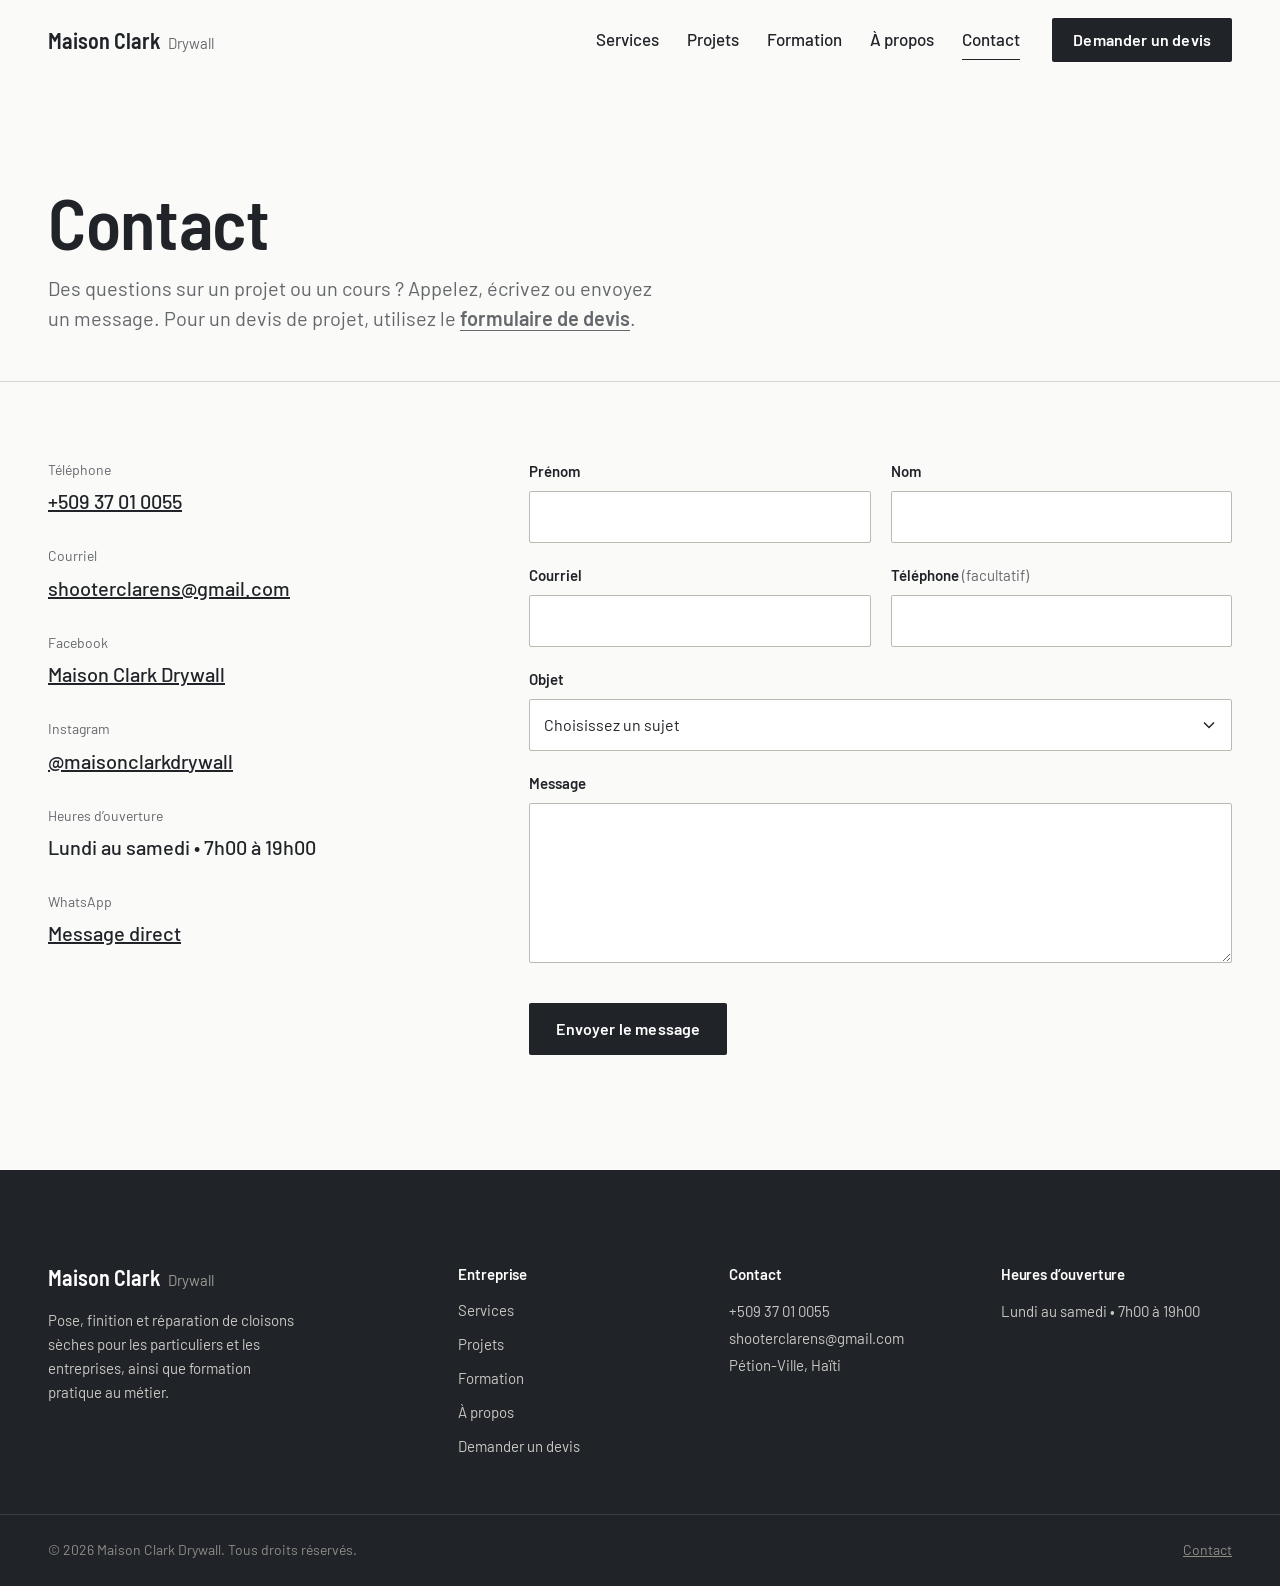
<file: contact.html>
<!DOCTYPE html>
<html lang="fr">
<head>
  <meta charset="utf-8">
  <meta name="viewport" content="width=device-width, initial-scale=1">
  <title>Contact | Maison Clark Drywall</title>
  <meta name="description" content="Contactez Maison Clark Drywall par téléphone, courriel ou via le formulaire de contact.">
  <link rel="icon" href="assets/favicon.svg" type="image/svg+xml">
  <link rel="preconnect" href="https://fonts.googleapis.com">
  <link rel="preconnect" href="https://fonts.gstatic.com" crossorigin>
  <link rel="stylesheet" href="https://fonts.googleapis.com/css2?family=Barlow:wght@400;500;600&family=Barlow+Semi+Condensed:wght@500;600&display=swap">
  <link rel="stylesheet" href="css/style.css">
  <link rel="stylesheet" href="css/responsive.css">
  <script>document.documentElement.classList.add('js');</script>
  <script src="js/main.js" defer></script>
  <script src="js/forms.js" defer></script>
</head>
<body>
  <a class="skip-link" href="#main">Aller au contenu</a>

  <header class="site-header" data-header>
    <div class="container header-inner">
      <a class="brand" href="index.html" aria-label="Maison Clark Drywall, accueil">
        <span class="brand-name">Maison Clark</span>
        <span class="brand-sub">Drywall</span>
      </a>

      <nav class="nav" id="site-nav" aria-label="Navigation principale">
        <ul class="nav-list">
          <li><a href="services.html">Services</a></li>
          <li><a href="projects.html">Projets</a></li>
          <li><a href="training.html">Formation</a></li>
          <li><a href="about.html">À propos</a></li>
          <li><a href="contact.html">Contact</a></li>
        </ul>
        <a class="btn btn--primary nav-cta" href="quote.html">Demander un devis</a>
      </nav>

      <button type="button" class="nav-toggle" aria-expanded="false" aria-controls="site-nav" data-nav-toggle>
        <span class="nav-toggle-bar"></span>
        <span class="nav-toggle-bar"></span>
        <span class="visually-hidden">Ouvrir le menu</span>
      </button>
    </div>
  </header>

  <main id="main">
    <section class="page-head">
      <div class="container">
        <h1>Contact</h1>
        <p class="lead">Des questions sur un projet ou un cours ? Appelez, écrivez ou envoyez un message. Pour un devis de projet, utilisez le <a class="text-link" href="quote.html">formulaire de devis</a>.</p>
      </div>
    </section>

    <section class="section section--tight-top">
      <div class="container contact-grid">
        <dl class="contact-list">
          <div><dt>Téléphone</dt><dd><a href="tel:+50937010055">+509 37 01 0055</a></dd></div>
          <div><dt>Courriel</dt><dd><a href="mailto:shooterclarens@gmail.com">shooterclarens@gmail.com</a></dd></div>
          <div><dt>Facebook</dt><dd><a href="https://facebook.com/maisonclarkdrywall" target="_blank" rel="noreferrer">Maison Clark Drywall</a></dd></div>
          <div><dt>Instagram</dt><dd><a href="https://instagram.com/maisonclarkdrywall" target="_blank" rel="noreferrer">@maisonclarkdrywall</a></dd></div>
          <div><dt>Heures d’ouverture</dt><dd>Lundi au samedi • 7h00 à 19h00</dd></div>
          <div><dt>WhatsApp</dt><dd><a href="https://wa.me/50937010055?text=Bonjour%20Maison%20Clark%20Drywall%2C%20je%20souhaite%20vous%20contacter." target="_blank" rel="noreferrer">Message direct</a></dd></div>
        </dl>

        <div data-form-container>
          <form class="form" id="contact-form" data-form="contact" novalidate>
            <p class="form-alert" role="alert" tabindex="-1" data-form-alert hidden></p>
            <div class="form-grid">
              <div class="field">
                <label for="c-first">Prénom</label>
                <input class="input" id="c-first" name="firstName" type="text" autocomplete="given-name" required>
              </div>
              <div class="field">
                <label for="c-last">Nom</label>
                <input class="input" id="c-last" name="lastName" type="text" autocomplete="family-name" required>
              </div>
              <div class="field">
                <label for="c-email">Courriel</label>
                <input class="input" id="c-email" name="email" type="email" autocomplete="email" inputmode="email" required>
              </div>
              <div class="field">
                <label for="c-phone">Téléphone <span class="optional">(facultatif)</span></label>
                <input class="input" id="c-phone" name="phone" type="tel" autocomplete="tel" inputmode="tel" data-validate="phone">
              </div>
              <div class="field field--full">
                <label for="c-subject">Objet</label>
                <select class="input" id="c-subject" name="subject" required>
                  <option value="">Choisissez un sujet</option>
                  <option>Un projet</option>
                  <option>Cours de formation</option>
                  <option>Formation en groupe ou pour entreprise</option>
                  <option>Autre</option>
                </select>
              </div>
              <div class="field field--full">
                <label for="c-message">Message</label>
                <textarea class="input" id="c-message" name="message" minlength="10" required></textarea>
              </div>
            </div>
            <div class="form-actions">
              <button type="submit" class="btn btn--primary">Envoyer le message</button>
            </div>
          </form>
        </div>
      </div>
    </section>
  </main>

  <footer class="site-footer">
    <div class="container footer-grid">
      <div class="footer-brand">
        <a class="brand" href="index.html" aria-label="Maison Clark Drywall, accueil">
          <span class="brand-name">Maison Clark</span>
          <span class="brand-sub">Drywall</span>
        </a>
        <p>Pose, finition et réparation de cloisons sèches pour les particuliers et les entreprises, ainsi que formation pratique au métier.</p>
      </div>

      <nav aria-label="Footer">
        <h2 class="footer-title">Entreprise</h2>
        <ul class="footer-links">
          <li><a href="services.html">Services</a></li>
          <li><a href="projects.html">Projets</a></li>
          <li><a href="training.html">Formation</a></li>
          <li><a href="about.html">À propos</a></li>
          <li><a href="quote.html">Demander un devis</a></li>
        </ul>
      </nav>

      <div>
        <h2 class="footer-title">Contact</h2>
        <address>
          +509 37 01 0055<br>
          shooterclarens@gmail.com<br>
          Pétion-Ville, Haïti
        </address>
      </div>

      <div>
        <h2 class="footer-title">Heures d’ouverture</h2>
        <p class="footer-hours">Lundi au samedi • 7h00 à 19h00</p>
      </div>
    </div>

    <div class="container footer-bottom">
      <p>&copy; <span data-year></span> Maison Clark Drywall. Tous droits réservés.</p>
      <p><a href="contact.html">Contact</a></p>
    </div>
  </footer>
</body>
</html>
</file>
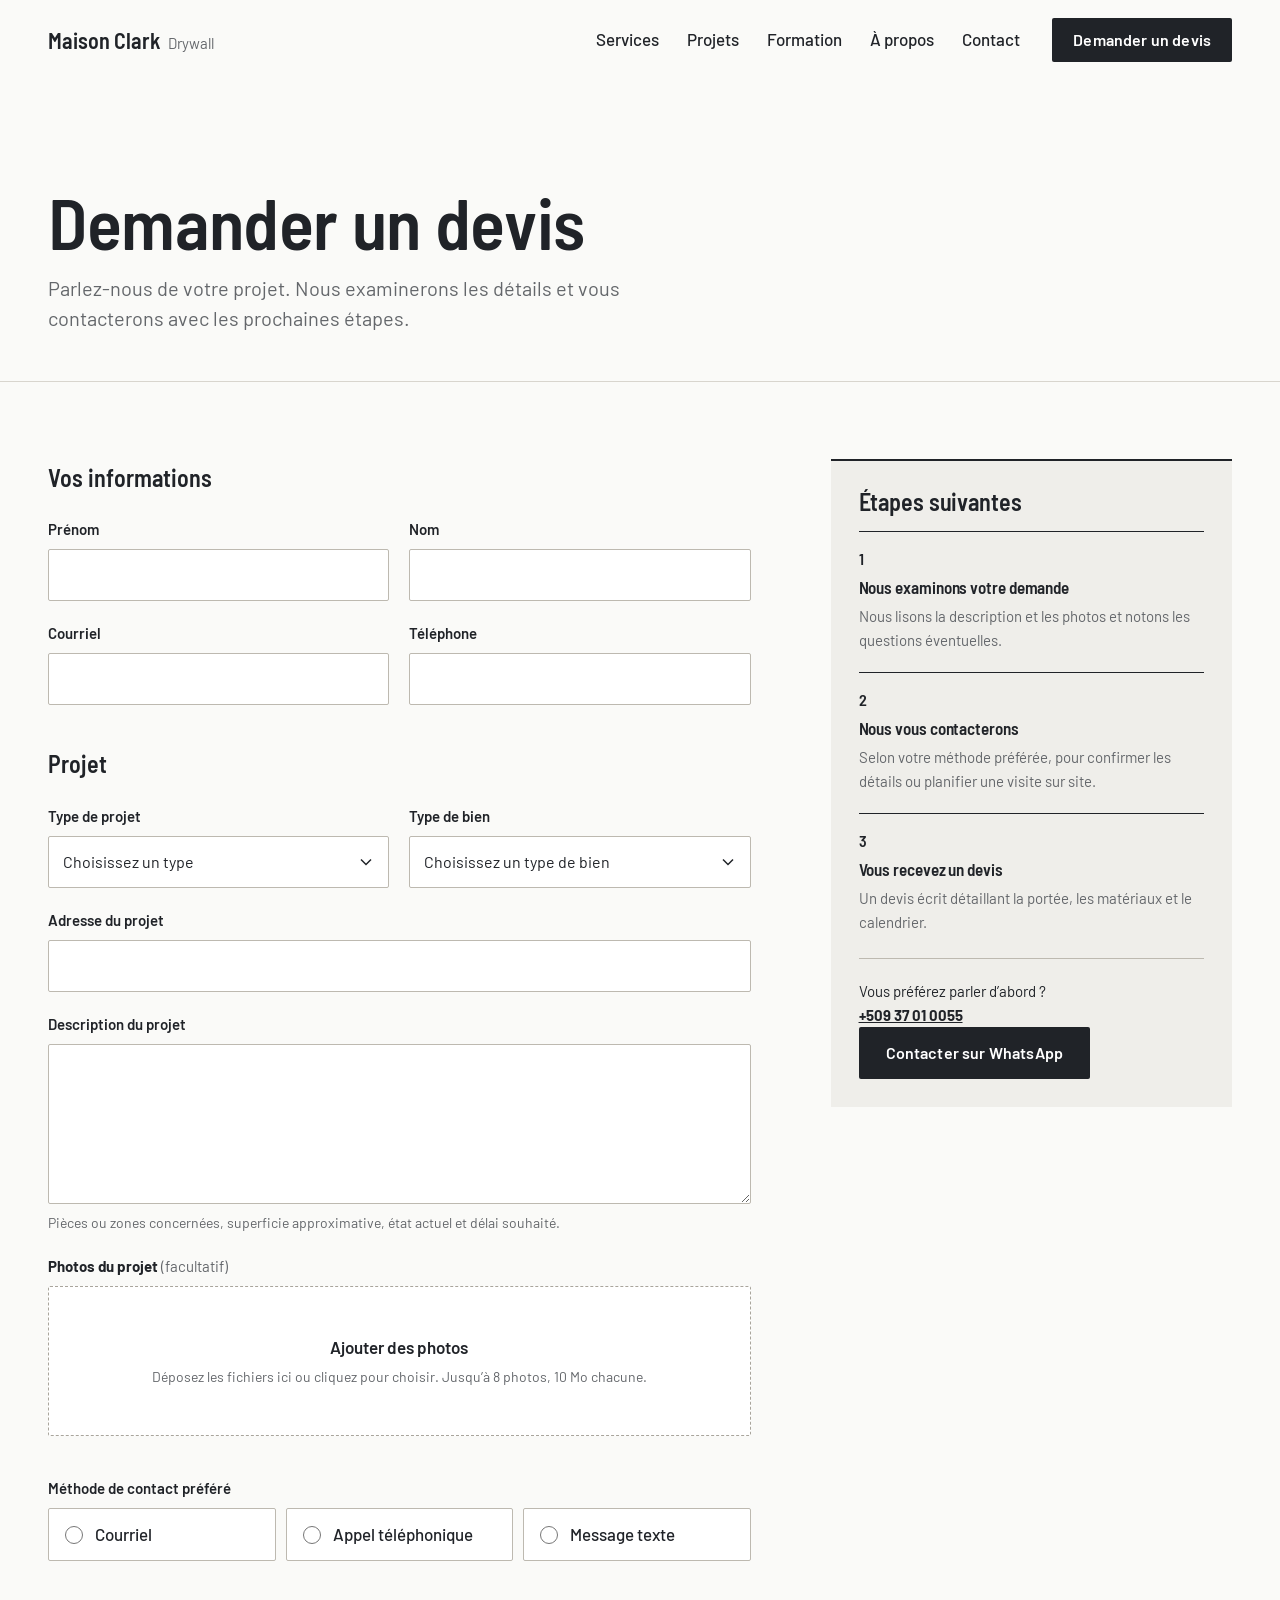
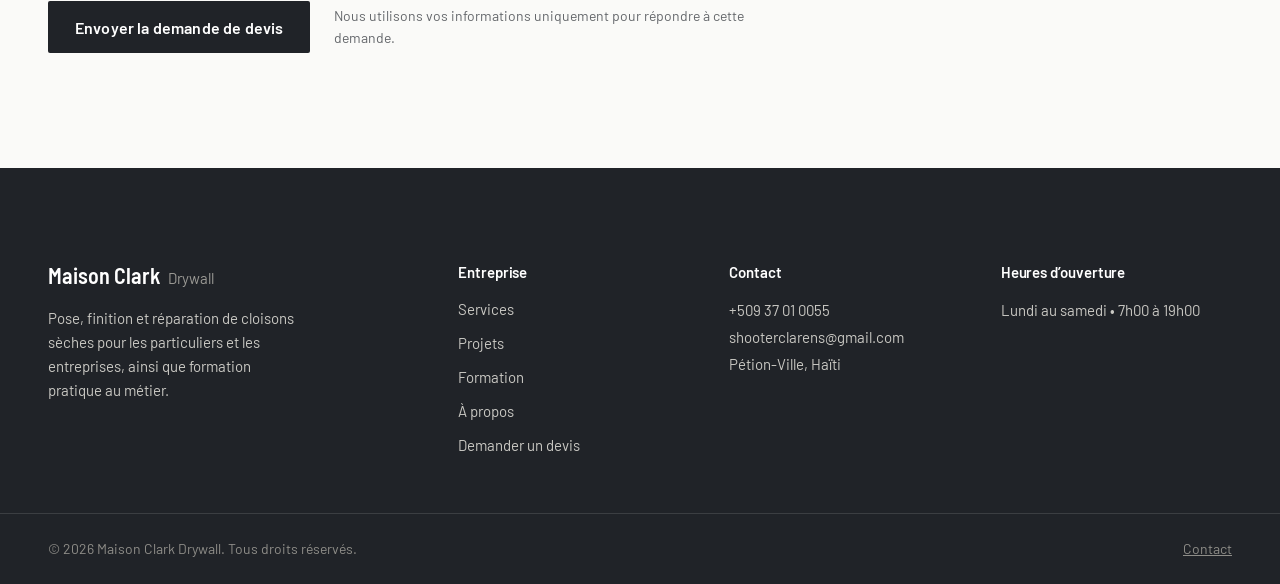
<file: quote.html>
<!DOCTYPE html>
<html lang="fr">
<head>
  <meta charset="utf-8">
  <meta name="viewport" content="width=device-width, initial-scale=1">
  <title>Demander un devis | Maison Clark Drywall</title>
  <meta name="description" content="Demandez un devis pour l’installation, la finition, la réparation ou les plafonds en cloisons sèches. Ajoutez des photos de votre projet.">
  <link rel="icon" href="assets/favicon.svg" type="image/svg+xml">
  <link rel="preconnect" href="https://fonts.googleapis.com">
  <link rel="preconnect" href="https://fonts.gstatic.com" crossorigin>
  <link rel="stylesheet" href="https://fonts.googleapis.com/css2?family=Barlow:wght@400;500;600&family=Barlow+Semi+Condensed:wght@500;600&display=swap">
  <link rel="stylesheet" href="css/style.css">
  <link rel="stylesheet" href="css/responsive.css">
  <script>document.documentElement.classList.add('js');</script>
  <script src="js/main.js" defer></script>
  <script src="js/forms.js" defer></script>
</head>
<body>
  <a class="skip-link" href="#main">Aller au contenu</a>

  <header class="site-header" data-header>
    <div class="container header-inner">
      <a class="brand" href="index.html" aria-label="Maison Clark Drywall, accueil">
        <span class="brand-name">Maison Clark</span>
        <span class="brand-sub">Drywall</span>
      </a>

      <nav class="nav" id="site-nav" aria-label="Navigation principale">
        <ul class="nav-list">
          <li><a href="services.html">Services</a></li>
          <li><a href="projects.html">Projets</a></li>
          <li><a href="training.html">Formation</a></li>
          <li><a href="about.html">À propos</a></li>
          <li><a href="contact.html">Contact</a></li>
        </ul>
        <a class="btn btn--primary nav-cta" href="quote.html">Demander un devis</a>
      </nav>

      <button type="button" class="nav-toggle" aria-expanded="false" aria-controls="site-nav" data-nav-toggle>
        <span class="nav-toggle-bar"></span>
        <span class="nav-toggle-bar"></span>
        <span class="visually-hidden">Ouvrir le menu</span>
      </button>
    </div>
  </header>

  <main id="main">
    <section class="page-head">
      <div class="container">
        <h1>Demander un devis</h1>
        <p class="lead">Parlez-nous de votre projet. Nous examinerons les détails et vous contacterons avec les prochaines étapes.</p>
      </div>
    </section>

    <section class="section section--tight-top">
      <div class="container form-layout">
        <div data-form-container>
          <form class="form" id="quote-form" data-form="quote" novalidate>
            <p class="form-alert" role="alert" tabindex="-1" data-form-alert hidden></p>

            <fieldset class="form-section">
              <legend>Vos informations</legend>
              <div class="form-grid">
                <div class="field">
                  <label for="q-first">Prénom</label>
                  <input class="input" id="q-first" name="firstName" type="text" autocomplete="given-name" required>
                </div>
                <div class="field">
                  <label for="q-last">Nom</label>
                  <input class="input" id="q-last" name="lastName" type="text" autocomplete="family-name" required>
                </div>
                <div class="field">
                  <label for="q-email">Courriel</label>
                  <input class="input" id="q-email" name="email" type="email" autocomplete="email" inputmode="email" required>
                </div>
                <div class="field">
                  <label for="q-phone">Téléphone</label>
                  <input class="input" id="q-phone" name="phone" type="tel" autocomplete="tel" inputmode="tel" data-validate="phone" required>
                </div>
              </div>
            </fieldset>

            <fieldset class="form-section">
              <legend>Projet</legend>
              <div class="form-grid">
                <div class="field">
                  <label for="q-type">Type de projet</label>
                  <select class="input" id="q-type" name="projectType" required>
                    <option value="">Choisissez un type</option>
                    <option>Installation de cloisons sèches</option>
                    <option>Pose de joints et finition</option>
                    <option>Réparation de cloisons sèches</option>
                    <option>Installation de plafonds</option>
                    <option>Autre</option>
                  </select>
                </div>
                <div class="field">
                  <label for="q-property">Type de bien</label>
                  <select class="input" id="q-property" name="propertyType" required>
                    <option value="">Choisissez un type de bien</option>
                    <option>Maison</option>
                    <option>Appartement ou condo</option>
                    <option>Bureau</option>
                    <option>Commerce ou restaurant</option>
                    <option>Industriel ou entrepôt</option>
                    <option>Autre</option>
                  </select>
                </div>
                <div class="field field--full">
                  <label for="q-address">Adresse du projet</label>
                  <input class="input" id="q-address" name="projectAddress" type="text" autocomplete="street-address" required>
                </div>
                <div class="field field--full">
                  <label for="q-description">Description du projet</label>
                  <textarea class="input" id="q-description" name="description" minlength="20" required
                    data-msg-required="Décrivez le projet pour que nous puissions préparer le devis."
                    aria-describedby="q-description-hint"></textarea>
                  <p class="field-hint" id="q-description-hint">Pièces ou zones concernées, superficie approximative, état actuel et délai souhaité.</p>
                </div>
                <div class="field field--full">
                  <span class="field-label" id="q-photos-label"><strong>Photos du projet</strong> <span class="optional">(facultatif)</span></span>
                  <label class="dropzone" data-dropzone>
                    <input class="visually-hidden" id="q-photos" name="photos" type="file" multiple
                      accept="image/jpeg,image/png,image/webp,image/heic,image/heif,.heic,.heif"
                      aria-labelledby="q-photos-label" data-upload-input>
                    <span class="dropzone-title">Ajouter des photos</span>
                    <span class="dropzone-hint">Déposez les fichiers ici ou cliquez pour choisir. Jusqu’à 8 photos, 10 Mo chacune.</span>
                  </label>
                  <ul class="file-previews" aria-label="Photos sélectionnées" data-upload-list></ul>
                </div>
              </div>
            </fieldset>

            <fieldset class="field">
              <legend>Méthode de contact préféré</legend>
              <div class="choice-group">
                <label class="choice"><input type="radio" name="contactMethod" value="email" required> Courriel</label>
                <label class="choice"><input type="radio" name="contactMethod" value="phone"> Appel téléphonique</label>
                <label class="choice"><input type="radio" name="contactMethod" value="text"> Message texte</label>
              </div>
            </fieldset>

            <div class="form-actions">
              <button type="submit" class="btn btn--primary">Envoyer la demande de devis</button>
              <p class="form-note">Nous utilisons vos informations uniquement pour répondre à cette demande.</p>
            </div>
          </form>
        </div>

        <aside class="aside-panel" aria-labelledby="next-title">
          <h2 id="next-title">Étapes suivantes</h2>
          <ol class="steps">
            <li class="step"><h3>Nous examinons votre demande</h3><p>Nous lisons la description et les photos et notons les questions éventuelles.</p></li>
            <li class="step"><h3>Nous vous contacterons</h3><p>Selon votre méthode préférée, pour confirmer les détails ou planifier une visite sur site.</p></li>
            <li class="step"><h3>Vous recevez un devis</h3><p>Un devis écrit détaillant la portée, les matériaux et le calendrier.</p></li>
          </ol>
          <div class="aside-contact">
            <p>Vous préférez parler d’abord ?</p>
            <p><strong><a href="tel:+50937010055">+509 37 01 0055</a></strong></p>
            <a class="btn btn--primary" href="https://wa.me/50937010055?text=Bonjour%20Maison%20Clark%20Drywall%2C%20je%20souhaite%20obtenir%20un%20devis." target="_blank" rel="noreferrer">Contacter sur WhatsApp</a>
          </div>
        </aside>
      </div>
    </section>
  </main>

  <footer class="site-footer">
    <div class="container footer-grid">
      <div class="footer-brand">
        <a class="brand" href="index.html" aria-label="Maison Clark Drywall, accueil">
          <span class="brand-name">Maison Clark</span>
          <span class="brand-sub">Drywall</span>
        </a>
        <p>Pose, finition et réparation de cloisons sèches pour les particuliers et les entreprises, ainsi que formation pratique au métier.</p>
      </div>

      <nav aria-label="Footer">
        <h2 class="footer-title">Entreprise</h2>
        <ul class="footer-links">
          <li><a href="services.html">Services</a></li>
          <li><a href="projects.html">Projets</a></li>
          <li><a href="training.html">Formation</a></li>
          <li><a href="about.html">À propos</a></li>
          <li><a href="quote.html">Demander un devis</a></li>
        </ul>
      </nav>

      <div>
        <h2 class="footer-title">Contact</h2>
        <address>
          +509 37 01 0055<br>
          shooterclarens@gmail.com<br>
          Pétion-Ville, Haïti
        </address>
      </div>

      <div>
        <h2 class="footer-title">Heures d’ouverture</h2>
        <p class="footer-hours">Lundi au samedi • 7h00 à 19h00</p>
      </div>
    </div>

    <div class="container footer-bottom">
      <p>&copy; <span data-year></span> Maison Clark Drywall. Tous droits réservés.</p>
      <p><a href="contact.html">Contact</a></p>
    </div>
  </footer>
</body>
</html>
</file>
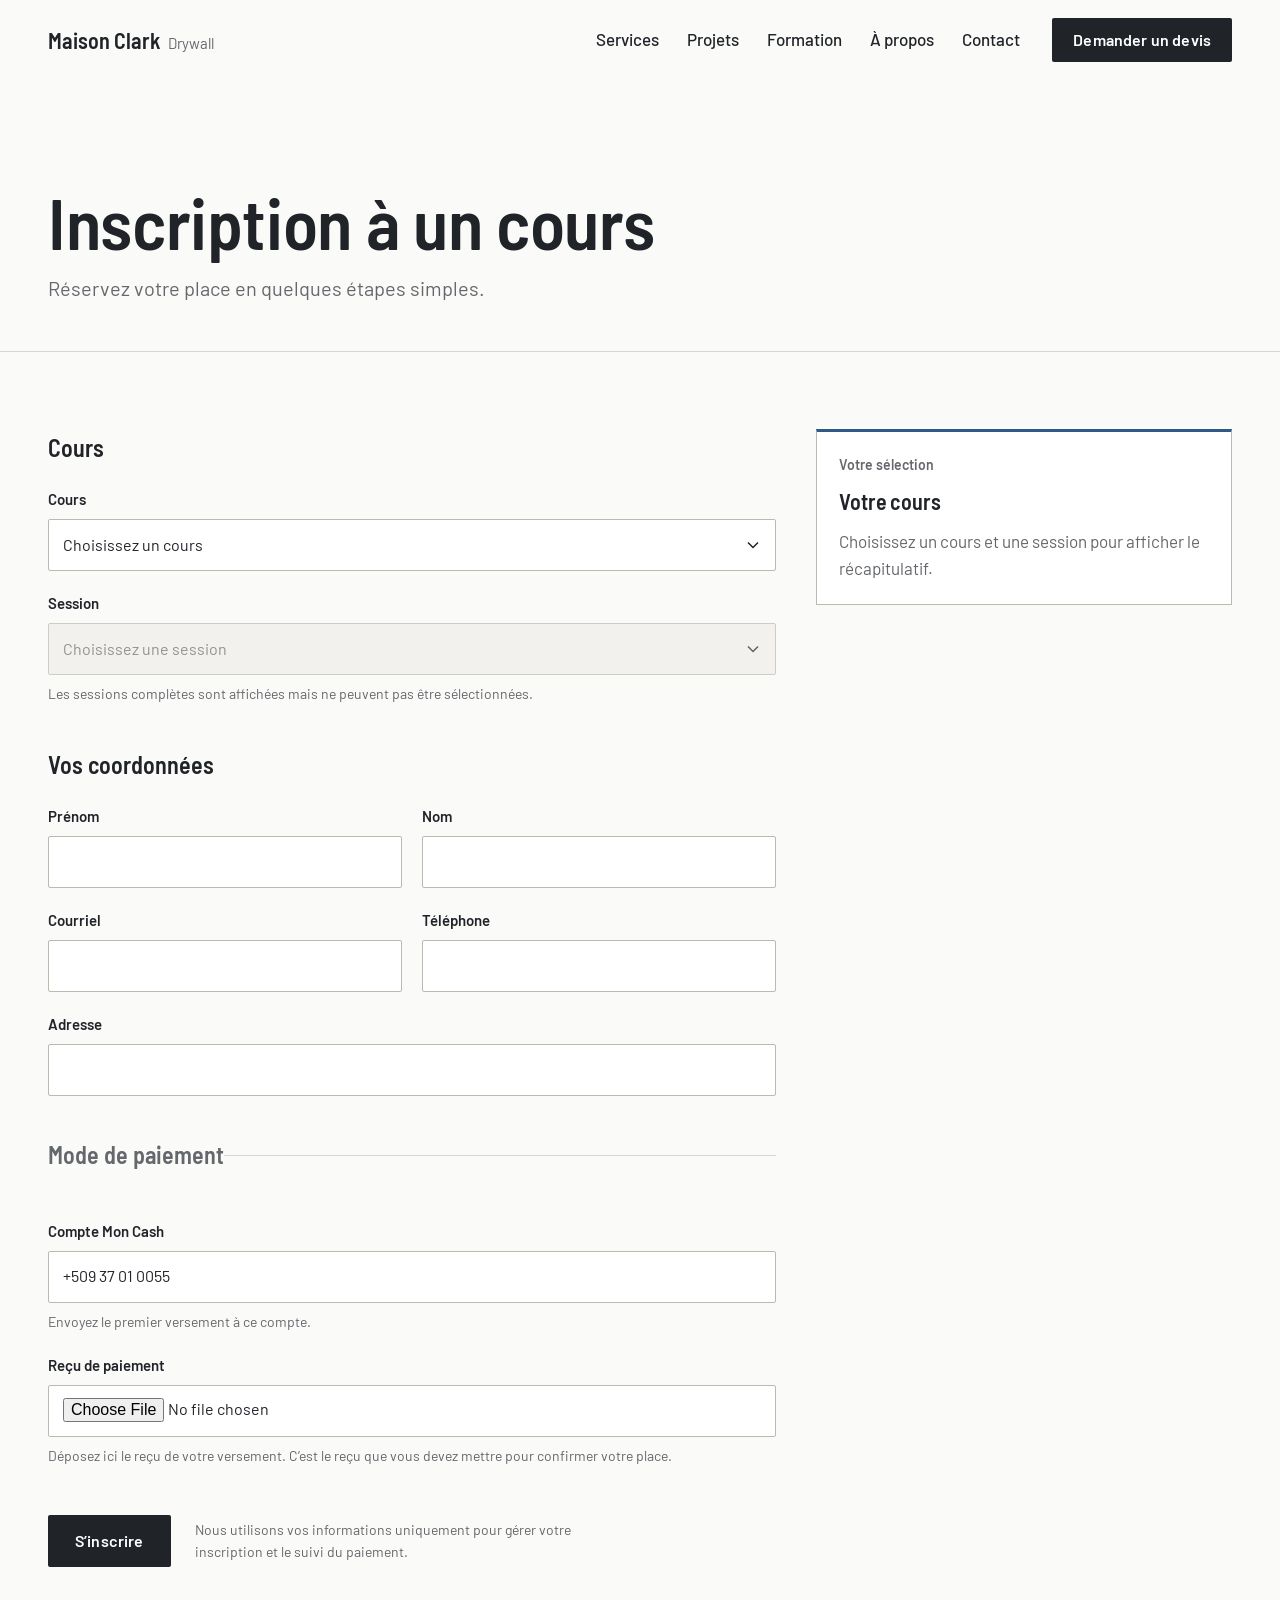
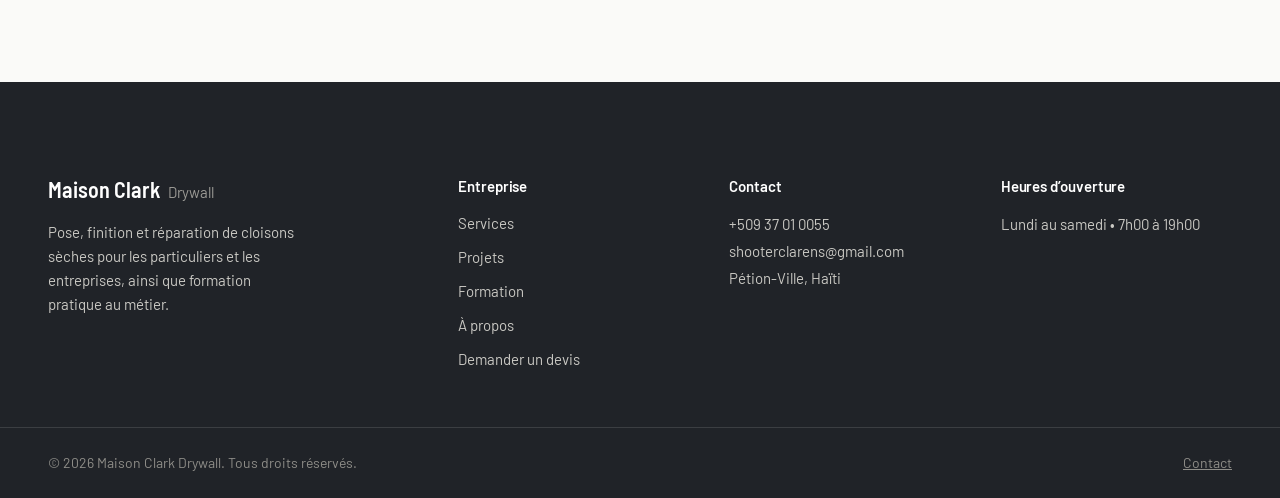
<file: register.html>
<!DOCTYPE html>
<html lang="fr">
<head>
  <meta charset="utf-8">
  <meta name="viewport" content="width=device-width, initial-scale=1">
  <title>Inscription à un cours | Maison Clark Drywall</title>
  <meta name="description" content="Inscrivez-vous à un cours de formation Maison Clark Drywall.">
  <link rel="icon" href="assets/favicon.svg" type="image/svg+xml">
  <link rel="preconnect" href="https://fonts.googleapis.com">
  <link rel="preconnect" href="https://fonts.gstatic.com" crossorigin>
  <link rel="stylesheet" href="https://fonts.googleapis.com/css2?family=Barlow:wght@400;500;600&family=Barlow+Semi+Condensed:wght@500;600&display=swap">
  <link rel="stylesheet" href="css/style.css">
  <link rel="stylesheet" href="css/responsive.css">
  <script>document.documentElement.classList.add('js');</script>
  <script src="js/main.js" defer></script>
  <script src="js/training.js" defer></script>
  <script src="js/forms.js" defer></script>
</head>
<body>
  <a class="skip-link" href="#main">Aller au contenu</a>

  <header class="site-header" data-header>
    <div class="container header-inner">
      <a class="brand" href="index.html" aria-label="Maison Clark Drywall, accueil">
        <span class="brand-name">Maison Clark</span>
        <span class="brand-sub">Drywall</span>
      </a>

      <nav class="nav" id="site-nav" aria-label="Navigation principale">
        <ul class="nav-list">
          <li><a href="services.html">Services</a></li>
          <li><a href="projects.html">Projets</a></li>
          <li><a href="training.html">Formation</a></li>
          <li><a href="about.html">À propos</a></li>
          <li><a href="contact.html">Contact</a></li>
        </ul>
        <a class="btn btn--primary nav-cta" href="quote.html">Demander un devis</a>
      </nav>

      <button type="button" class="nav-toggle" aria-expanded="false" aria-controls="site-nav" data-nav-toggle>
        <span class="nav-toggle-bar"></span>
        <span class="nav-toggle-bar"></span>
        <span class="visually-hidden">Ouvrir le menu</span>
      </button>
    </div>
  </header>

  <main id="main">
    <section class="page-head">
      <div class="container">
        <h1>Inscription à un cours</h1>
        <p class="lead">Réservez votre place en quelques étapes simples.</p>
      </div>
    </section>

    <section class="section section--tight-top">
      <div class="container">
        <div class="form-layout" data-registration-layout>
          <form class="form" id="registration-form" data-form="registration" novalidate>
            <p class="form-alert" role="alert" tabindex="-1" data-form-alert hidden></p>

            <fieldset class="form-section registration-course-section">
              <legend>Cours</legend>
              <div class="form-grid">
                <div class="field field--full">
                  <label for="reg-training">Cours</label>
                  <select class="input" id="reg-training" name="training" required>
                    <option value="">Choisissez un cours</option>
                  </select>
                </div>
                <div class="field field--full">
                  <label for="reg-session">Session</label>
                  <select class="input" id="reg-session" name="session" required disabled>
                    <option value="">Choisissez une session</option>
                  </select>
                  <p class="field-hint">Les sessions complètes sont affichées mais ne peuvent pas être sélectionnées.</p>
                </div>
              </div>
            </fieldset>

            <aside class="aside-panel registration-summary" aria-live="polite" data-registration-summary></aside>

            <fieldset class="form-section registration-details-section">
              <legend>Vos coordonnées</legend>
              <div class="form-grid">
                <div class="field">
                  <label for="reg-first">Prénom</label>
                  <input class="input" id="reg-first" name="firstName" type="text" autocomplete="given-name" required>
                </div>
                <div class="field">
                  <label for="reg-last">Nom</label>
                  <input class="input" id="reg-last" name="lastName" type="text" autocomplete="family-name" required>
                </div>
                <div class="field">
                  <label for="reg-email">Courriel</label>
                  <input class="input" id="reg-email" name="email" type="email" autocomplete="email" inputmode="email" required>
                </div>
                <div class="field">
                  <label for="reg-phone">Téléphone</label>
                  <input class="input" id="reg-phone" name="phone" type="tel" autocomplete="tel" inputmode="tel" data-validate="phone" required>
                </div>
                <div class="field field--full">
                  <label for="reg-address">Adresse</label>
                  <input class="input" id="reg-address" name="address" type="text" autocomplete="street-address" required>
                </div>
              </div>
            </fieldset>

            <fieldset class="form-section registration-payment-section">
              <legend>Mode de paiement</legend>
              <div class="form-grid">
                <div class="field field--full">
                  <input type="hidden" name="paymentMethod" value="Mon Cash">
                  <label for="reg-payment-account">Compte Mon Cash</label>
                  <input class="input" id="reg-payment-account" name="paymentAccount" type="text" readonly placeholder="Sélectionnez un moyen de paiement">
                  <p class="field-hint">Envoyez le premier versement à ce compte.</p>
                </div>
                <div class="field field--full">
                  <label for="reg-receipt">Reçu de paiement</label>
                  <input class="input" id="reg-receipt" name="receipt" type="file" accept="image/*" required>
                  <p class="field-hint">Déposez ici le reçu de votre versement. C’est le reçu que vous devez mettre pour confirmer votre place.</p>
                </div>
              </div>
            </fieldset>

            <div class="form-actions registration-actions">
              <button type="submit" class="btn btn--primary">S’inscrire</button>
              <p class="form-note">Nous utilisons vos informations uniquement pour gérer votre inscription et le suivi du paiement.</p>
            </div>
          </form>
        </div>

        <div class="confirmation" tabindex="-1" data-registration-confirmation hidden></div>
      </div>
    </section>
  </main>

  <footer class="site-footer">
    <div class="container footer-grid">
      <div class="footer-brand">
        <a class="brand" href="index.html" aria-label="Maison Clark Drywall, accueil">
          <span class="brand-name">Maison Clark</span>
          <span class="brand-sub">Drywall</span>
        </a>
        <p>Pose, finition et réparation de cloisons sèches pour les particuliers et les entreprises, ainsi que formation pratique au métier.</p>
      </div>

      <nav aria-label="Footer">
        <h2 class="footer-title">Entreprise</h2>
        <ul class="footer-links">
          <li><a href="services.html">Services</a></li>
          <li><a href="projects.html">Projets</a></li>
          <li><a href="training.html">Formation</a></li>
          <li><a href="about.html">À propos</a></li>
          <li><a href="quote.html">Demander un devis</a></li>
        </ul>
      </nav>

      <div>
        <h2 class="footer-title">Contact</h2>
        <address>
          +509 37 01 0055<br>
          shooterclarens@gmail.com<br>
          Pétion-Ville, Haïti
        </address>
      </div>

      <div>
        <h2 class="footer-title">Heures d’ouverture</h2>
        <p class="footer-hours">Lundi au samedi • 7h00 à 19h00</p>
      </div>
    </div>

    <div class="container footer-bottom">
      <p>&copy; <span data-year></span> Maison Clark Drywall. Tous droits réservés.</p>
      <p><a href="contact.html">Contact</a></p>
    </div>
  </footer>
</body>
</html>
</file>
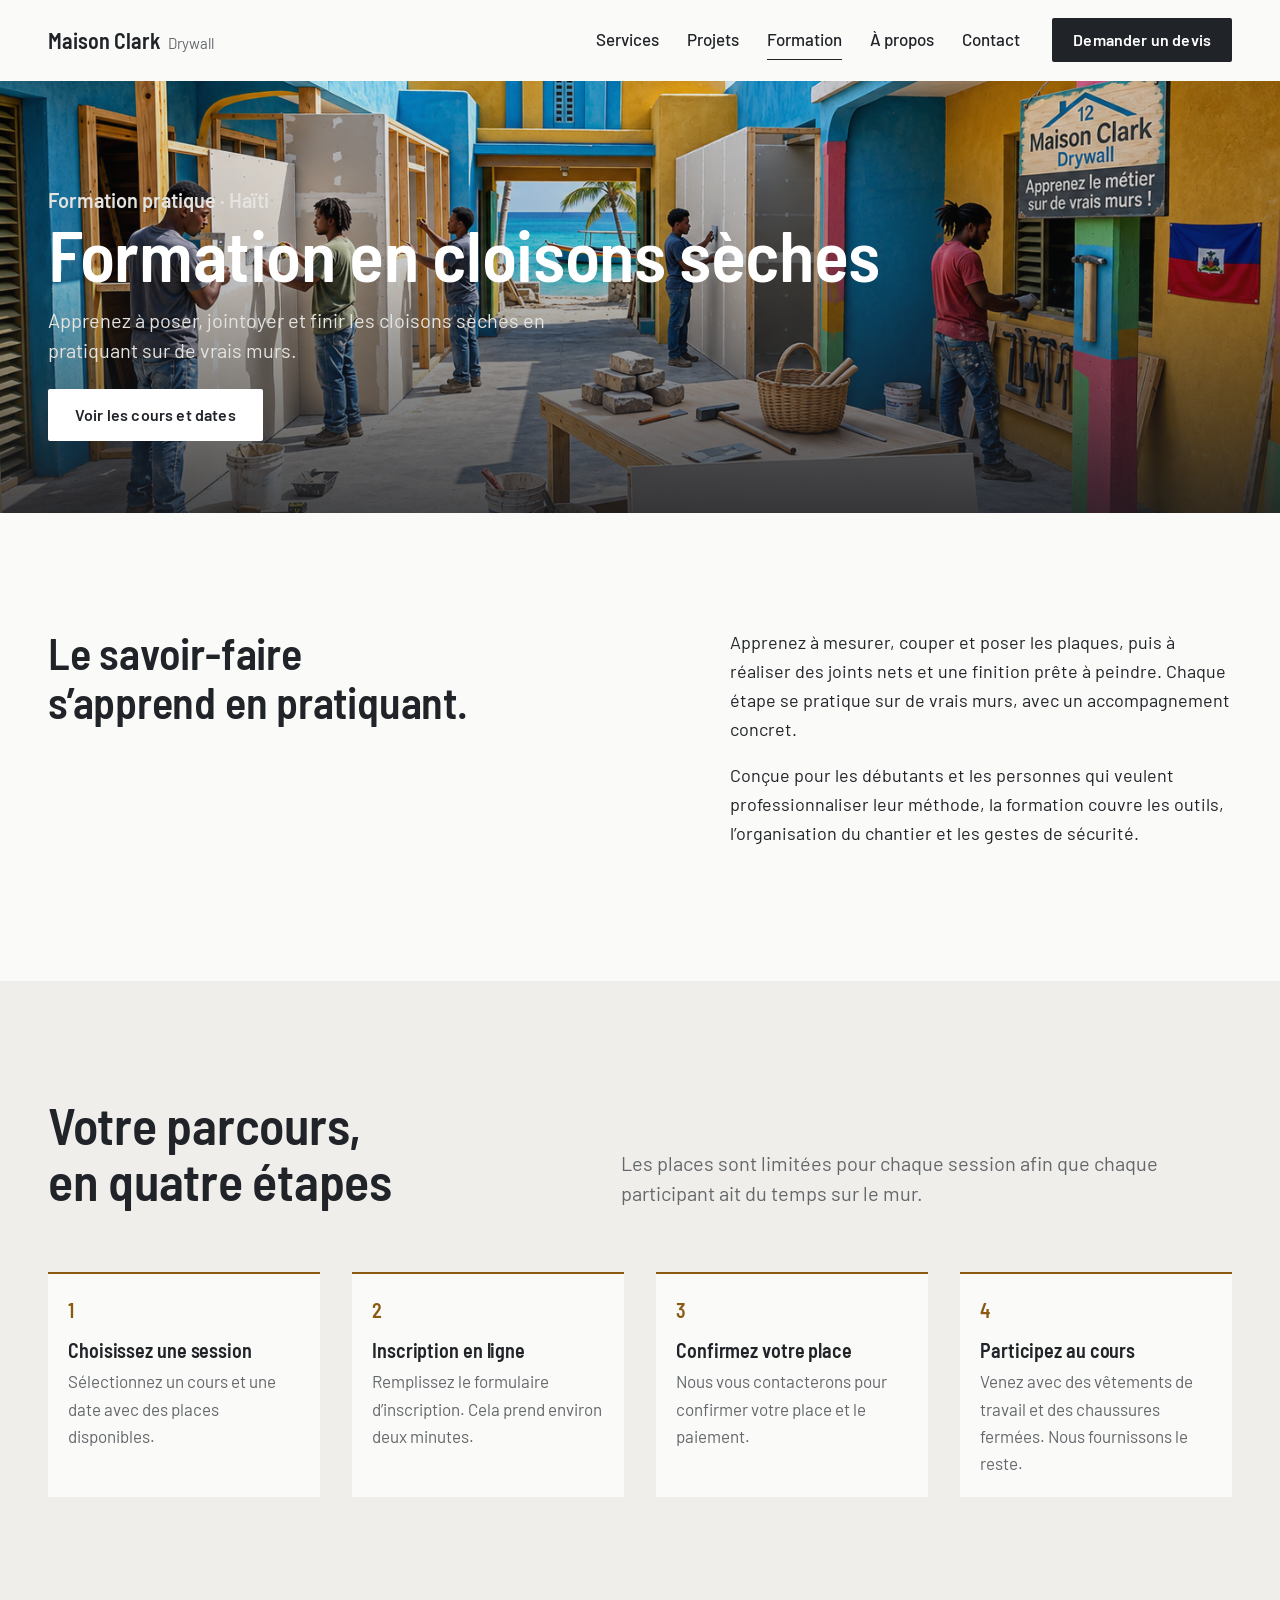
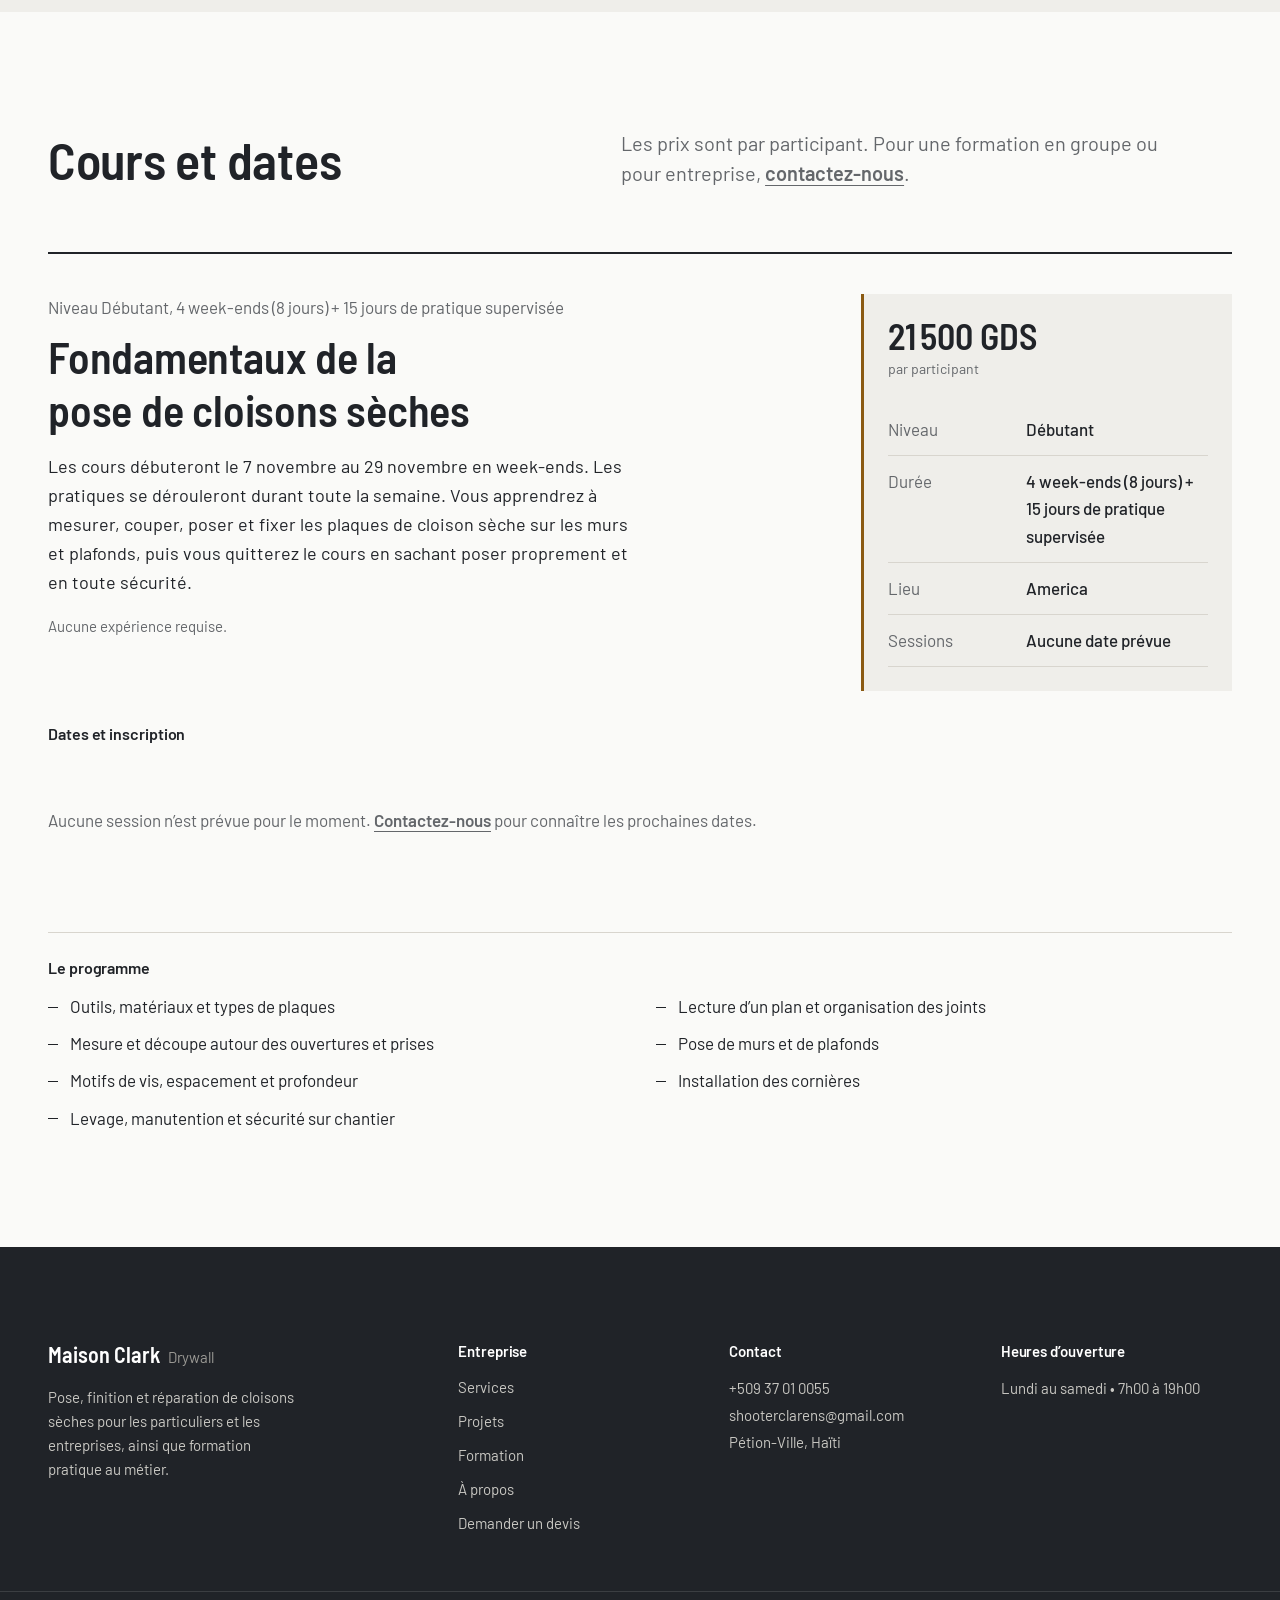
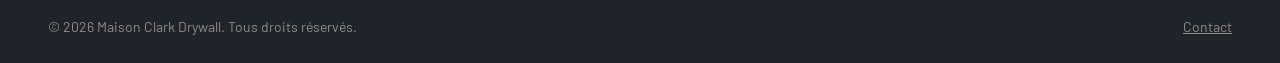
<file: training.html>
<!DOCTYPE html>
<html lang="fr">
<head>
  <meta charset="utf-8">
  <meta name="viewport" content="width=device-width, initial-scale=1">
  <title>Formation | Maison Clark Drywall</title>
  <meta name="description" content="Formation pratique en cloisons sèches : fondamentaux, pose de joints et finition, réparation et retouches. Voir dates, prix et places disponibles.">
  <link rel="icon" href="assets/favicon.svg" type="image/svg+xml">
  <link rel="preconnect" href="https://fonts.googleapis.com">
  <link rel="preconnect" href="https://fonts.gstatic.com" crossorigin>
  <link rel="stylesheet" href="https://fonts.googleapis.com/css2?family=Barlow:wght@400;500;600&family=Barlow+Semi+Condensed:wght@500;600&display=swap">
  <link rel="stylesheet" href="css/style.css">
  <link rel="stylesheet" href="css/responsive.css">
  <script>document.documentElement.classList.add('js');</script>
  <script src="js/main.js" defer></script>
  <script src="js/training.js" defer></script>
</head>
<body>
  <a class="skip-link" href="#main">Aller au contenu</a>

  <header class="site-header" data-header>
    <div class="container header-inner">
      <a class="brand" href="index.html" aria-label="Maison Clark Drywall, accueil">
        <span class="brand-name">Maison Clark</span>
        <span class="brand-sub">Drywall</span>
      </a>

      <nav class="nav" id="site-nav" aria-label="Navigation principale">
        <ul class="nav-list">
          <li><a href="services.html">Services</a></li>
          <li><a href="projects.html">Projets</a></li>
          <li><a href="training.html">Formation</a></li>
          <li><a href="about.html">À propos</a></li>
          <li><a href="contact.html">Contact</a></li>
        </ul>
        <a class="btn btn--primary nav-cta" href="quote.html">Demander un devis</a>
      </nav>

      <button type="button" class="nav-toggle" aria-expanded="false" aria-controls="site-nav" data-nav-toggle>
        <span class="nav-toggle-bar"></span>
        <span class="nav-toggle-bar"></span>
        <span class="visually-hidden">Ouvrir le menu</span>
      </button>
    </div>
  </header>

  <main id="main">
    <section class="page-hero">
      <figure class="hero-media">
        <img src="images/forma.png" alt="Apprentis pratiquant la finition des cloisons sèches en atelier" width="2400" height="1200" fetchpriority="high">
      </figure>
      <div class="container page-hero-content">
        <p class="training-kicker">Formation pratique · Haïti</p>
        <h1>Formation en cloisons sèches</h1>
        <p>Apprenez à poser, jointoyer et finir les cloisons sèches en pratiquant sur de vrais murs.</p>
        <div class="training-hero-actions">
          <a class="btn btn--light" href="#courses-title">Voir les cours et dates</a>
        </div>
      </div>
    </section>

    <section class="section" aria-labelledby="training-intro-title">
      <div class="container intro-grid">
        <h2 class="intro-title" id="training-intro-title">Le savoir-faire s’apprend en pratiquant.</h2>
        <div class="intro-body">
          <p>Apprenez à mesurer, couper et poser les plaques, puis à réaliser des joints nets et une finition prête à peindre. Chaque étape se pratique sur de vrais murs, avec un accompagnement concret.</p>
          <p>Conçue pour les débutants et les personnes qui veulent professionnaliser leur méthode, la formation couvre les outils, l’organisation du chantier et les gestes de sécurité.</p>
        </div>
      </div>
    </section>

    <section class="section section--alt training-process" aria-labelledby="how-title">
      <div class="container">
        <div class="section-head">
          <h2 id="how-title">Votre parcours, en quatre étapes</h2>
          <p>Les places sont limitées pour chaque session afin que chaque participant ait du temps sur le mur.</p>
        </div>
        <ol class="steps training-steps">
          <li class="step"><h3>Choisissez une session</h3><p>Sélectionnez un cours et une date avec des places disponibles.</p></li>
          <li class="step"><h3>Inscription en ligne</h3><p>Remplissez le formulaire d’inscription. Cela prend environ deux minutes.</p></li>
          <li class="step"><h3>Confirmez votre place</h3><p>Nous vous contacterons pour confirmer votre place et le paiement.</p></li>
          <li class="step"><h3>Participez au cours</h3><p>Venez avec des vêtements de travail et des chaussures fermées. Nous fournissons le reste.</p></li>
        </ol>
      </div>
    </section>

    <section class="section" aria-labelledby="courses-title">
      <div class="container">
        <div class="section-head">
          <h2 id="courses-title">Cours et dates</h2>
          <p>Les prix sont par participant. Pour une formation en groupe ou pour entreprise, <a class="text-link" href="contact.html">contactez-nous</a>.</p>
        </div>
        <div class="course-list training-course-list" data-training-list></div>
      </div>
    </section>
  </main>

  <footer class="site-footer">
    <div class="container footer-grid">
      <div class="footer-brand">
        <a class="brand" href="index.html" aria-label="Maison Clark Drywall, accueil">
          <span class="brand-name">Maison Clark</span>
          <span class="brand-sub">Drywall</span>
        </a>
        <p>Pose, finition et réparation de cloisons sèches pour les particuliers et les entreprises, ainsi que formation pratique au métier.</p>
      </div>

      <nav aria-label="Footer">
        <h2 class="footer-title">Entreprise</h2>
        <ul class="footer-links">
          <li><a href="services.html">Services</a></li>
          <li><a href="projects.html">Projets</a></li>
          <li><a href="training.html">Formation</a></li>
          <li><a href="about.html">À propos</a></li>
          <li><a href="quote.html">Demander un devis</a></li>
        </ul>
      </nav>

      <div>
        <h2 class="footer-title">Contact</h2>
        <address>
          +509 37 01 0055<br>
          shooterclarens@gmail.com<br>
          Pétion-Ville, Haïti
        </address>
      </div>

      <div>
        <h2 class="footer-title">Heures d’ouverture</h2>
        <p class="footer-hours">Lundi au samedi • 7h00 à 19h00</p>
      </div>
    </div>

    <div class="container footer-bottom">
      <p>&copy; <span data-year></span> Maison Clark Drywall. Tous droits réservés.</p>
      <p><a href="contact.html">Contact</a></p>
    </div>
  </footer>
</body>
</html>
</file>
<file: css/style.css>
/* ==========================================================================
   Maison Clark Drywall — style.css
   Tokens, base, layout and components. Breakpoints live in responsive.css.
   ========================================================================== */

/* ---------- Tokens ---------- */
:root {
  /* Palette drawn from the trade: board, joint compound, steel studs, chalk line */
  --c-paper: #FAFAF8;
  --c-gypsum: #EFEEEA;
  --c-mud: #D8D5CE;
  --c-line: #BDB9B0;
  --c-concrete: #64676B;
  --c-graphite: #202328;
  --c-graphite-2: #34383F;
  --c-chalk: #2E5A87;
  --c-amber: #8A5A12;
  --c-error: #A3342B;
  --c-success: #2F6B4A;

  --f-body: "Barlow", "Helvetica Neue", Arial, sans-serif;
  --f-display: "Barlow Semi Condensed", "Arial Narrow", Arial, sans-serif;

  --fs-small: 0.875rem;
  --fs-body: 1.0625rem;
  --fs-lead: 1.25rem;
  --fs-h3: 1.375rem;
  --fs-h2: clamp(2rem, 1.4rem + 2.4vw, 3.25rem);
  --fs-h1: clamp(2.5rem, 1.6rem + 4vw, 4.5rem);
  --fs-hero: clamp(3.25rem, 1.5rem + 8vw, 8.5rem);

  --container: 1240px;
  --gutter: clamp(20px, 4vw, 48px);
  --space-section: clamp(72px, 9vw, 136px);
  --radius: 2px;
  --header-h: 72px;
  --ease: cubic-bezier(0.22, 0.61, 0.36, 1);
}

/* ---------- Base ---------- */
*,
*::before,
*::after { box-sizing: border-box; }

html {
  -webkit-text-size-adjust: 100%;
  text-size-adjust: 100%;
  scroll-padding-top: calc(var(--header-h) + 24px);
}

body {
  margin: 0;
  font-family: var(--f-body);
  font-size: var(--fs-body);
  line-height: 1.6;
  color: var(--c-graphite);
  background: var(--c-paper);
  overflow-x: clip;
  -webkit-font-smoothing: antialiased;
}

img { display: block; max-width: 100%; height: auto; }

h1, h2, h3, h4 {
  margin: 0 0 0.5em;
  font-family: var(--f-display);
  font-weight: 600;
  line-height: 1.08;
  letter-spacing: -0.005em;
  text-wrap: balance;
}
h1 { font-size: var(--fs-h1); }
h2 { font-size: var(--fs-h2); }
h3 { font-size: var(--fs-h3); line-height: 1.2; }
h4 { font-family: var(--f-body); font-size: 1rem; line-height: 1.4; }

p { margin: 0 0 1em; }
a { color: inherit; }
ul, ol { margin: 0; padding: 0; }
button, input, select, textarea { font: inherit; color: inherit; }
address { font-style: normal; }
[hidden] { display: none !important; }

:focus-visible { outline: 2px solid var(--c-chalk); outline-offset: 3px; }
::selection { background: var(--c-graphite); color: #fff; }

.visually-hidden {
  position: absolute !important;
  width: 1px; height: 1px;
  padding: 0; margin: -1px;
  overflow: hidden;
  clip: rect(0 0 0 0);
  white-space: nowrap;
  border: 0;
}

.skip-link {
  position: absolute;
  top: -100px; left: 16px;
  z-index: 100;
  padding: 12px 16px;
  background: var(--c-graphite);
  color: #fff;
}
.skip-link:focus { top: 16px; }

/* ---------- Layout ---------- */
.container {
  width: 100%;
  max-width: calc(var(--container) + var(--gutter) * 2);
  margin-inline: auto;
  padding-inline: var(--gutter);
}

.section { padding-block: var(--space-section); }
.section--alt { background: var(--c-gypsum); }
.section--dark { background: var(--c-graphite); color: #E9E8E4; }
.section--dark h2,
.section--dark h3 { color: #fff; }
.section--tight-top { padding-top: clamp(48px, 6vw, 80px); }

.section-head {
  display: grid;
  gap: 12px 64px;
  margin-bottom: clamp(40px, 5vw, 72px);
}
.section-head h2 { margin: 0; }
.section-head p {
  margin: 0;
  max-width: 52ch;
  font-size: var(--fs-lead);
  line-height: 1.5;
  color: var(--c-concrete);
}
.section--dark .section-head p { color: #B9B8B3; }
.section-foot { margin-top: clamp(40px, 5vw, 64px); }

.section-note { margin: 24px 0 0; }
.text-muted { color: var(--c-concrete); }

.lead {
  max-width: 56ch;
  font-size: var(--fs-lead);
  line-height: 1.5;
  color: var(--c-concrete);
}

/* ---------- Media ---------- */
.media {
  display: block;
  position: relative;
  margin: 0;
  overflow: hidden;
  background: var(--c-mud);
}
.media img { width: 100%; height: 100%; object-fit: cover; }
.media--4x3 { aspect-ratio: 4 / 3; }
.media--3x2 { aspect-ratio: 3 / 2; }
.media--4x5 { aspect-ratio: 4 / 5; }

/* ---------- Buttons & links ---------- */
.btn {
  display: inline-flex;
  align-items: center;
  justify-content: center;
  min-height: 52px;
  padding: 0 26px;
  border: 1px solid transparent;
  border-radius: var(--radius);
  font-family: var(--f-body);
  font-size: 1rem;
  font-weight: 600;
  letter-spacing: 0.01em;
  text-align: center;
  text-decoration: none;
  cursor: pointer;
  transition: background-color 0.2s var(--ease), color 0.2s var(--ease), border-color 0.2s var(--ease);
}
.btn--primary { background: var(--c-graphite); color: #fff; }
.btn--primary:hover { background: var(--c-graphite-2); }
.btn--outline { background: transparent; border-color: var(--c-graphite); color: var(--c-graphite); }
.btn--outline:hover { background: var(--c-graphite); color: #fff; }
.btn--light { background: #fff; color: var(--c-graphite); }
.btn--light:hover { background: var(--c-gypsum); }
.btn--ghost-light { border-color: rgba(255, 255, 255, 0.7); color: #fff; }
.btn--ghost-light:hover { background: #fff; border-color: #fff; color: var(--c-graphite); }
.btn--sm { min-height: 44px; padding: 0 18px; font-size: 0.9375rem; }
.btn[disabled],
.btn[aria-disabled="true"] { opacity: 0.45; cursor: not-allowed; pointer-events: none; }
.btn.is-loading { opacity: 0.7; pointer-events: none; }

.btn-row { display: flex; flex-wrap: wrap; align-items: center; gap: 12px 16px; }

.text-link {
  font-weight: 600;
  text-decoration: underline;
  text-decoration-thickness: 1px;
  text-underline-offset: 4px;
}
.text-link:hover { text-decoration-thickness: 2px; }

/* ---------- Header & navigation ---------- */
.site-header {
  position: sticky;
  top: 0;
  z-index: 50;
  background: var(--c-paper);
  border-bottom: 1px solid transparent;
  transition: border-color 0.2s var(--ease);
}
.site-header.is-scrolled { border-bottom-color: var(--c-mud); }

.header-inner {
  display: flex;
  align-items: center;
  justify-content: space-between;
  gap: 24px;
  height: var(--header-h);
}

.brand {
  display: inline-flex;
  align-items: baseline;
  gap: 7px;
  line-height: 1;
  text-decoration: none;
  white-space: nowrap;
}
.brand-name {
  font-family: var(--f-display);
  font-size: 1.375rem;
  font-weight: 600;
}
.brand-sub { font-size: 0.9375rem; color: var(--c-concrete); }

.nav { display: flex; align-items: center; gap: 32px; }
.nav-list { display: flex; gap: 28px; list-style: none; }
.nav-list a {
  position: relative;
  display: block;
  padding: 8px 0;
  font-weight: 500;
  text-decoration: none;
}
.nav-list a::after {
  content: "";
  position: absolute;
  left: 0; right: 0; bottom: 2px;
  height: 1px;
  background: currentColor;
  transform: scaleX(0);
  transform-origin: left;
  transition: transform 0.25s var(--ease);
}
.nav-list a:hover::after,
.nav-list a[aria-current="page"]::after { transform: scaleX(1); }
.nav-cta { min-height: 44px; padding: 0 20px; }
.nav-toggle { display: none; }

/* ---------- Hero (home) & page heroes ---------- */
.hero,
.page-hero {
  position: relative;
  isolation: isolate;
  display: flex;
  align-items: flex-end;
  overflow: hidden;
  color: #fff;
  background: var(--c-graphite);
}
.hero {
  min-height: clamp(560px, calc(100vh - var(--header-h)), 920px);
  min-height: clamp(560px, calc(100svh - var(--header-h)), 920px);
}
.page-hero { min-height: clamp(320px, 48vh, 520px); }

.hero-media { position: absolute; inset: 0; z-index: -2; margin: 0; }
.hero-media img { width: 100%; height: 100%; object-fit: cover; }

/* Darkens the lower part of the photo so white type stays legible */
.hero::before,
.page-hero::before {
  content: "";
  position: absolute;
  inset: 0;
  z-index: -1;
  background: linear-gradient(180deg, rgba(24, 26, 30, 0.1) 0%, rgba(24, 26, 30, 0.22) 40%, rgba(24, 26, 30, 0.8) 100%);
}

.hero-content { padding-block: clamp(48px, 8vw, 104px); }
.hero-title {
  margin: 0 0 24px;
  font-size: var(--fs-hero);
  line-height: 0.92;
  letter-spacing: -0.015em;
  color: #fff;
}
.hero-sub {
  max-width: 32ch;
  margin: 0 0 36px;
  font-size: clamp(1.125rem, 1rem + 0.6vw, 1.5rem);
  line-height: 1.35;
  color: #ECEBE7;
}

.page-hero-content { padding-block: clamp(40px, 6vw, 72px); }
.page-hero h1 { margin: 0 0 12px; color: #fff; }
.page-hero p {
  max-width: 52ch;
  margin: 0;
  font-size: var(--fs-lead);
  line-height: 1.5;
  color: #E4E3DF;
}

/* Plain page header for form pages */
.page-head {
  padding-block: clamp(56px, 8vw, 104px) clamp(32px, 4vw, 48px);
  border-bottom: 1px solid var(--c-mud);
}
.page-head h1 { margin: 0 0 12px; }
.page-head .lead { margin: 0; }

/* Single page-load sequence on the home hero */
@media (prefers-reduced-motion: no-preference) {
  .js .hero[data-hero] .hero-media img {
    transform: scale(1.05);
    transition: transform 1.8s var(--ease);
  }
  .js .hero[data-hero] .hero-content > * {
    opacity: 0;
    transform: translateY(16px);
    transition: opacity 0.8s var(--ease), transform 0.8s var(--ease);
  }
  .js .hero.is-loaded .hero-media img,
  .js .hero.is-loaded .hero-content > * { opacity: 1; transform: none; }
  .js .hero.is-loaded .hero-content > :nth-child(2) { transition-delay: 0.12s; }
  .js .hero.is-loaded .hero-content > :nth-child(3) { transition-delay: 0.24s; }
}

/* ---------- Intro ---------- */
.intro-grid { display: grid; gap: 32px 80px; }
.intro-title {
  max-width: 20ch;
  margin: 0;
  font-size: clamp(1.75rem, 1.2rem + 2vw, 2.75rem);
  line-height: 1.12;
}
.intro-body { max-width: 58ch; font-size: 1.125rem; }

/* ---------- Services ---------- */
.service-grid { display: grid; gap: 48px 32px; list-style: none; }
.service-item a { display: block; text-decoration: none; }
.service-item .media { margin-bottom: 20px; }
.service-item h3 { margin: 0 0 8px; }
.service-item p { max-width: 40ch; margin: 0; color: var(--c-concrete); }
.service-item a:hover h3 {
  text-decoration: underline;
  text-decoration-thickness: 1px;
  text-underline-offset: 5px;
}

.service-list { display: grid; gap: clamp(64px, 8vw, 120px); }
.service-row { display: grid; gap: 28px 72px; align-items: center; }
.service-row-body h2 { font-size: clamp(1.75rem, 1.3rem + 1.6vw, 2.5rem); }
.service-row-body > p { max-width: 52ch; color: var(--c-concrete); }

.dash-list { display: grid; gap: 10px; list-style: none; }
.dash-list li { position: relative; padding-left: 22px; }
.dash-list li::before {
  content: "";
  position: absolute;
  top: 0.8em; left: 0;
  width: 10px; height: 1px;
  background: var(--c-graphite);
}
.service-row .dash-list { margin-top: 24px; padding-top: 24px; border-top: 1px solid var(--c-mud); }

/* ---------- Steps (real sequences only) ---------- */
.steps { display: grid; gap: 32px; list-style: none; counter-reset: step; }
.step { padding-top: 20px; border-top: 2px solid var(--c-graphite); counter-increment: step; }
.step::before {
  content: counter(step);
  display: block;
  margin-bottom: 12px;
  font-family: var(--f-display);
  font-size: 1.25rem;
  font-weight: 600;
}
.step h3 { margin: 0 0 6px; font-size: 1.25rem; }
.step p { margin: 0; color: var(--c-concrete); }
.section--dark .step { border-top-color: #fff; }
.section--dark .step p { color: #B9B8B3; }

/* ---------- Call to action ---------- */
.cta { border-top: 1px solid var(--c-mud); }
.cta-inner { display: grid; gap: 24px 64px; align-items: end; }
.cta h2 { max-width: 16ch; margin: 0; }
.cta p { max-width: 48ch; margin: 0 0 24px; color: var(--c-concrete); }
.cta-phone { margin: 20px 0 0; color: var(--c-concrete); }

/* ---------- Projects ---------- */
.filter-bar {
  display: flex;
  gap: 28px;
  margin-bottom: 40px;
  overflow-x: auto;
  scrollbar-width: none;
  box-shadow: inset 0 -1px 0 var(--c-mud);
}
.filter-bar::-webkit-scrollbar { display: none; }
.filter-btn {
  position: relative;
  flex: none;
  padding: 14px 0;
  background: none;
  border: 0;
  font-weight: 500;
  color: var(--c-concrete);
  white-space: nowrap;
  cursor: pointer;
}
.filter-btn:focus-visible { outline-offset: -2px; }
.filter-btn:hover,
.filter-btn[aria-pressed="true"] { color: var(--c-graphite); }
.filter-btn[aria-pressed="true"]::after {
  content: "";
  position: absolute;
  left: 0; right: 0; bottom: 0;
  height: 2px;
  background: var(--c-graphite);
}
.filter-count { margin-left: 5px; font-size: 0.8125rem; color: #8F9195; font-variant-numeric: tabular-nums; }

.project-grid { display: grid; gap: 40px 28px; list-style: none; }
.project-card[hidden] { display: none; }
.project-trigger {
  display: block;
  width: 100%;
  padding: 0;
  background: none;
  border: 0;
  color: inherit;
  text-align: left;
  cursor: pointer;
}
.project-media { margin-bottom: 16px; }
.project-media img { transition: transform 0.6s var(--ease); }
.project-trigger:hover .project-media img { transform: scale(1.025); }
.project-info { display: flex; flex-direction: column; gap: 2px; }
.project-cat,
.project-count { font-size: var(--fs-small); color: var(--c-concrete); }
.project-title { font-family: var(--f-display); font-size: 1.375rem; font-weight: 600; line-height: 1.2; }
.empty-state { padding: 48px 0; color: var(--c-concrete); }

/* ---------- Project modal (native <dialog>) ---------- */
html.modal-open { overflow: hidden; }

.modal {
  width: min(1200px, calc(100% - 48px));
  max-width: none;
  max-height: calc(100% - 48px);
  padding: 0;
  overflow: hidden;
  border: 0;
  border-radius: var(--radius);
  background: var(--c-paper);
  color: var(--c-graphite);
}
.modal::backdrop { background: rgba(22, 24, 27, 0.78); }
.modal[open] { animation: modal-in 0.25s var(--ease); }
@keyframes modal-in {
  from { opacity: 0; transform: translateY(12px); }
  to { opacity: 1; transform: none; }
}

.modal-inner {
  position: relative;
  display: grid;
  max-height: calc(100vh - 48px);
  max-height: calc(100dvh - 48px);
  overflow-y: auto;
  overscroll-behavior: contain;
}
.modal-gallery { display: flex; flex-direction: column; min-width: 0; background: var(--c-graphite); }
.modal-stage { position: relative; aspect-ratio: 4 / 3; background: #17191C; touch-action: pan-y; }
.modal-image { width: 100%; height: 100%; object-fit: contain; }

.modal-nav,
.modal-close {
  display: grid;
  place-items: center;
  width: 44px; height: 44px;
  padding: 0;
  border: 0;
  border-radius: var(--radius);
  background: rgba(250, 250, 248, 0.94);
  color: var(--c-graphite);
  cursor: pointer;
}
.modal-nav { position: absolute; top: 50%; transform: translateY(-50%); }
.modal-nav--prev { left: 12px; }
.modal-nav--next { right: 12px; }
.modal-nav[hidden] { display: none; }
.modal-nav svg,
.modal-close svg { width: 20px; height: 20px; }
.modal-close { position: absolute; top: 12px; right: 12px; z-index: 2; }

.modal-counter {
  position: absolute;
  left: 12px; bottom: 12px;
  margin: 0;
  padding: 4px 10px;
  background: rgba(22, 24, 27, 0.72);
  color: #fff;
  font-size: 0.8125rem;
  font-variant-numeric: tabular-nums;
}

.modal-thumbs { display: flex; gap: 8px; padding: 12px; overflow-x: auto; list-style: none; }
.modal-thumb {
  flex: none;
  width: 88px;
  aspect-ratio: 4 / 3;
  padding: 0;
  border: 2px solid transparent;
  background: none;
  opacity: 0.6;
  cursor: pointer;
  transition: opacity 0.2s var(--ease);
}
.modal-thumb img { width: 100%; height: 100%; object-fit: cover; }
.modal-thumb:hover,
.modal-thumb[aria-current="true"] { opacity: 1; }
.modal-thumb[aria-current="true"] { border-color: #fff; }

.modal-body { padding: clamp(24px, 4vw, 48px); }
.modal-cat { margin: 0 0 8px; font-size: var(--fs-small); color: var(--c-concrete); }
.modal-title { margin: 0 0 16px; font-size: clamp(1.75rem, 1.3rem + 1.5vw, 2.5rem); }
.modal-desc { color: var(--c-concrete); }
.modal-body .facts { margin-bottom: 32px; }

/* ---------- Facts list (definition rows) ---------- */
.facts { display: grid; margin: 0; border-top: 1px solid var(--c-mud); }
.facts > div {
  display: grid;
  grid-template-columns: minmax(96px, 38%) 1fr;
  gap: 16px;
  padding: 12px 0;
  border-bottom: 1px solid var(--c-mud);
}
.facts dt { color: var(--c-concrete); }
.facts dd { margin: 0; font-weight: 500; overflow-wrap: anywhere; }
.facts dd ul { list-style: none; }

/* ---------- Training: home preview ---------- */
.training-preview-grid { display: grid; gap: 48px 80px; }
.training-preview-intro p { max-width: 44ch; margin-bottom: 32px; color: #B9B8B3; font-size: 1.125rem; }
.preview-list { list-style: none; border-top: 1px solid rgba(255, 255, 255, 0.18); }
.preview-item {
  display: grid;
  gap: 8px 32px;
  padding: 24px 0;
  border-bottom: 1px solid rgba(255, 255, 255, 0.18);
}
.preview-item h3 { margin: 0 0 4px; font-size: 1.5rem; }
.preview-item h3 a { text-decoration: none; }
.preview-item h3 a:hover { text-decoration: underline; text-underline-offset: 5px; text-decoration-thickness: 1px; }
.preview-meta { margin: 0; color: #B9B8B3; }
.preview-side { display: flex; flex-wrap: wrap; align-items: center; gap: 12px 24px; }
.preview-price { font-family: var(--f-display); font-size: 1.5rem; font-weight: 600; color: #fff; }

/* ---------- Training: catalogue ---------- */
.training-kicker {
  margin: 0 0 12px;
  color: #F0C477;
  font-size: var(--fs-small);
  font-weight: 600;
}
.training-hero-actions { margin-top: 24px; }
.training-process .step {
  padding: 20px;
  border-top: 2px solid var(--c-amber);
  background: var(--c-paper);
}
.training-process .step::before { color: var(--c-amber); }
.course-list { display: grid; gap: clamp(72px, 8vw, 112px); }
.course { display: grid; gap: 32px 72px; padding-top: 40px; border-top: 2px solid var(--c-graphite); }
.course-list .course { grid-template-columns: minmax(0, 1fr); }
.course-meta { margin: 0 0 10px; color: var(--c-concrete); }
.course-title { margin: 0 0 16px; font-size: clamp(1.875rem, 1.3rem + 2vw, 2.75rem); }
.course-desc { max-width: 58ch; font-size: 1.125rem; }
.course-note { max-width: 58ch; font-size: 0.9375rem; color: var(--c-concrete); }
.course h4 { margin: 0 0 14px; }
.course-facts {
  align-self: start;
  min-width: 0;
  padding: 24px;
  border-left: 3px solid var(--c-amber);
  background: var(--c-gypsum);
}
.course-facts .facts { border-top: 0; }
.course-program { grid-column: 1 / -1; padding-top: 24px; border-top: 1px solid var(--c-mud); }
.curriculum { gap: 10px 32px; }

.price { margin: 0 0 4px; font-family: var(--f-display); font-size: 2.25rem; font-weight: 600; line-height: 1; }
.price-note { margin: 0 0 24px; font-size: var(--fs-small); color: var(--c-concrete); }

.course-sessions { grid-column: 1 / -1; }
.course-sessions h4 { margin: 0 0 14px; }
.sessions { list-style: none; border-top: 1px solid var(--c-mud); }
.sessions-head { display: none; }
.session {
  display: grid;
  gap: 4px 24px;
  align-items: center;
  padding: 18px 0;
  border-bottom: 1px solid var(--c-mud);
}
.session-date { font-weight: 600; }
.session-cell { color: var(--c-concrete); }
.session .btn { justify-self: start; margin-top: 10px; }
.training-label { display: none; }

.seats { font-size: 0.9375rem; font-weight: 500; font-variant-numeric: tabular-nums; }
.seats--low { color: var(--c-amber); }
.seats--full { color: var(--c-error); }
.seats-bar { display: block; width: 100%; max-width: 140px; height: 3px; margin-top: 6px; background: var(--c-mud); }
.seats-bar > span { display: block; height: 100%; background: var(--c-graphite); }

/* ---------- Forms ---------- */
.form-layout { display: grid; gap: 48px 80px; align-items: start; }
.form { display: grid; gap: 40px; min-width: 0; }
.form-section { min-width: 0; margin: 0; padding: 0; border: 0; }
.form-section > legend {
  margin-bottom: 20px;
  padding: 0;
  font-family: var(--f-display);
  font-size: 1.5rem;
  font-weight: 600;
}
.form-grid { display: grid; gap: 20px; }

.field { display: flex; flex-direction: column; gap: 8px; min-width: 0; margin: 0; padding: 0; border: 0; }
.field > label:not(.dropzone),
.field > legend,
.field-label { padding: 0; font-size: 0.9375rem; font-weight: 600; }
.field > legend { margin-bottom: 8px; }
.optional { font-weight: 400; color: var(--c-concrete); }
.field-hint { margin: 0; font-size: var(--fs-small); color: var(--c-concrete); }
.field-error { margin: 0; font-size: var(--fs-small); font-weight: 500; color: var(--c-error); }
.field-error:empty { display: none; }

.input {
  width: 100%;
  min-height: 52px;
  padding: 12px 14px;
  background: #fff;
  border: 1px solid var(--c-line);
  border-radius: var(--radius);
  font-size: 1rem; /* 16px avoids iOS zoom on focus */
  line-height: 1.4;
  transition: border-color 0.15s var(--ease);
}
.input:hover { border-color: #8F8C85; }
.input:focus { outline: 2px solid var(--c-chalk); outline-offset: 0; border-color: var(--c-chalk); }
textarea.input { min-height: 160px; resize: vertical; }
select.input {
  appearance: none;
  padding-right: 44px;
  background-image: url("data:image/svg+xml,%3Csvg xmlns='http://www.w3.org/2000/svg' width='12' height='8' viewBox='0 0 12 8'%3E%3Cpath d='M1 1.5l5 5 5-5' fill='none' stroke='%23202328' stroke-width='1.5'/%3E%3C/svg%3E");
  background-repeat: no-repeat;
  background-position: right 16px center;
}
select.input:disabled { background-color: var(--c-gypsum); color: var(--c-concrete); cursor: not-allowed; }
.field.has-error .input,
.field.has-error .choice,
.field.has-error .dropzone { border-color: var(--c-error); }

.choice-group { display: grid; gap: 10px; }
.choice {
  display: flex;
  align-items: center;
  gap: 12px;
  min-height: 52px;
  padding: 12px 16px;
  background: #fff;
  border: 1px solid var(--c-line);
  border-radius: var(--radius);
  font-weight: 500;
  cursor: pointer;
}
.choice input { flex: none; width: 18px; height: 18px; margin: 0; accent-color: var(--c-graphite); }
.choice:has(input:checked) { border-color: var(--c-graphite); box-shadow: inset 0 0 0 1px var(--c-graphite); }
.choice:has(input:focus-visible) { outline: 2px solid var(--c-chalk); outline-offset: 2px; }
.choice input:focus-visible { outline: none; }

.dropzone {
  display: flex;
  flex-direction: column;
  align-items: center;
  justify-content: center;
  gap: 4px;
  min-height: 150px;
  padding: 24px;
  background: #fff;
  border: 1px dashed #A9A59C;
  border-radius: var(--radius);
  text-align: center;
  cursor: pointer;
  transition: border-color 0.15s var(--ease), background-color 0.15s var(--ease);
}
.dropzone:hover,
.dropzone.is-dragover { border-color: var(--c-graphite); background: var(--c-gypsum); }
.dropzone:has(input:focus-visible) { outline: 2px solid var(--c-chalk); outline-offset: 2px; }
.dropzone-title { font-weight: 600; }
.dropzone-hint { font-size: var(--fs-small); color: var(--c-concrete); }

.file-previews { display: grid; grid-template-columns: repeat(auto-fill, minmax(104px, 1fr)); gap: 12px; list-style: none; }
.file-previews:empty { display: none; }
.file-preview { display: flex; flex-direction: column; gap: 6px; min-width: 0; font-size: 0.8125rem; }
.file-thumb {
  position: relative;
  display: grid;
  place-items: center;
  aspect-ratio: 1;
  padding: 8px;
  overflow: hidden;
  background: var(--c-mud);
  color: var(--c-concrete);
  text-align: center;
  word-break: break-all;
}
.file-thumb img { position: absolute; inset: 0; width: 100%; height: 100%; object-fit: cover; }
.file-name { overflow: hidden; text-overflow: ellipsis; white-space: nowrap; }
.file-remove {
  align-self: start;
  padding: 0;
  background: none;
  border: 0;
  font-size: 0.8125rem;
  font-weight: 600;
  text-decoration: underline;
  text-underline-offset: 3px;
  cursor: pointer;
}

.form-actions { display: flex; flex-wrap: wrap; align-items: center; gap: 16px 24px; }
.form-note { max-width: 52ch; margin: 0; font-size: var(--fs-small); color: var(--c-concrete); }

.form-alert {
  margin: 0;
  padding: 16px 18px;
  border-left: 3px solid var(--c-error);
  background: #F6E9E7;
  color: #5E1D17;
}
.form-alert--info { border-left-color: var(--c-chalk); background: #E8EDF3; color: #1D3550; }
.form-alert[hidden] { display: none; }

.form-success { max-width: 640px; padding-top: 8px; }
.form-success h2 { font-size: clamp(1.75rem, 1.3rem + 1.6vw, 2.5rem); }
.form-success p { color: var(--c-concrete); }
.form-success .form-alert { margin: 24px 0; }

/* ---------- Side panels ---------- */
.aside-panel { padding: 28px; background: var(--c-gypsum); border-top: 2px solid var(--c-graphite); }
.aside-panel h2 { margin: 0 0 16px; font-size: 1.5rem; }
.aside-panel > p { color: var(--c-concrete); }
.aside-panel .steps { gap: 20px; }
.aside-panel .step { padding-top: 14px; border-top-width: 1px; }
.aside-panel .step::before { margin-bottom: 6px; font-size: 1rem; }
.aside-panel .step h3 { font-size: 1.0625rem; }
.aside-panel .step p { font-size: 0.9375rem; }
.aside-panel .facts { margin-bottom: 16px; }
.aside-contact { margin-top: 24px; padding-top: 20px; border-top: 1px solid var(--c-line); font-size: 0.9375rem; }
.aside-contact p { margin: 0; }

/* ---------- Registration ---------- */
.registration-summary {
  display: grid;
  gap: 14px;
  min-width: 0;
  padding: 22px;
  border: 1px solid var(--c-line);
  border-top: 3px solid var(--c-chalk);
  background: #fff;
}
.registration-summary h2 { margin: 0; font-size: 1.375rem; }
.registration-summary-eyebrow { margin: 0; color: var(--c-chalk); font-size: var(--fs-small); font-weight: 600; }
.registration-summary-empty { margin: 0; color: var(--c-concrete); }
.registration-summary-session { display: grid; gap: 4px; padding-block: 12px; border-block: 1px solid var(--c-mud); }
.registration-summary-session strong { font-family: var(--f-display); font-size: 1.125rem; }
.registration-summary-session > span:not(.seats) { color: var(--c-concrete); font-size: 0.9375rem; }
.registration-summary-payment {
  display: flex;
  align-items: baseline;
  justify-content: space-between;
  gap: 12px;
  margin: 0;
  padding: 14px 16px;
  background: var(--c-graphite);
  color: #fff;
}
.registration-summary-payment span { font-size: 0.875rem; color: #D3D2CE; }
.registration-summary-payment strong { font-family: var(--f-display); font-size: 1.375rem; white-space: nowrap; }
.registration-summary-details { border-top: 1px solid var(--c-mud); }
.registration-summary-details summary { padding-top: 14px; font-size: 0.9375rem; font-weight: 600; cursor: pointer; }
.registration-summary-details .facts { margin: 12px 0 0; }
.registration-summary-details .facts > div { grid-template-columns: minmax(100px, 38%) minmax(0, 1fr); gap: 10px; padding: 9px 0; }

.payment-options { display: grid; grid-template-columns: repeat(2, minmax(0, 1fr)); gap: 12px; }
.payment-option {
  display: flex;
  align-items: center;
  gap: 10px;
  min-width: 0;
  min-height: 56px;
  padding: 12px 14px;
  border: 1px solid var(--c-line);
  background: #fff;
  font-weight: 600;
  cursor: pointer;
}
.payment-option input { width: 18px; height: 18px; margin: 0; accent-color: var(--c-chalk); }
.payment-option:has(input:checked) { border-color: var(--c-chalk); box-shadow: inset 0 0 0 1px var(--c-chalk); }
.payment-option:has(input:focus-visible) { outline: 2px solid var(--c-chalk); outline-offset: 2px; }

.registration-payment-section { padding-top: 24px; border-top: 1px solid var(--c-mud); }
.registration-payment-section > legend { color: var(--c-concrete); }
.registration-actions { padding-top: 8px; }

/* ---------- Registration confirmation ---------- */
.confirmation { max-width: 780px; }
.confirmation h2 { font-size: clamp(1.75rem, 1.3rem + 1.6vw, 2.5rem); }
.summary-block { margin-top: 40px; }
.summary-block h3 { margin: 0 0 12px; font-size: 1.25rem; }
.payment-box { margin-top: 40px; padding: 24px; background: #fff; border: 1px solid var(--c-line); }
.payment-box h3 { margin: 0 0 8px; font-size: 1.25rem; }
.payment-box p { margin: 0 0 16px; color: var(--c-concrete); }
.payment-box p:last-child { margin-bottom: 0; }
.confirmation .btn-row { margin-top: 32px; }

/* ---------- About ---------- */
.split { display: grid; gap: 40px 80px; align-items: center; }
.split-body > p { max-width: 58ch; }
.expertise-list { display: grid; gap: 0 48px; list-style: none; border-top: 1px solid var(--c-mud); }
.expertise-list li { padding: 16px 0; border-bottom: 1px solid var(--c-mud); font-weight: 500; }
.values { display: grid; gap: 40px 48px; list-style: none; }
.value { padding-top: 20px; border-top: 1px solid var(--c-graphite); }
.value h3 { margin: 0 0 8px; }
.value p { margin: 0; color: var(--c-concrete); }
.approach { display: grid; gap: 32px 48px; }
.approach h3 { margin: 0 0 8px; }
.approach p { margin: 0; color: var(--c-concrete); }

/* ---------- Contact ---------- */
.contact-grid { display: grid; gap: 56px 80px; align-items: start; }
.contact-list { display: grid; gap: 28px; margin: 0; }
.contact-list dt { margin-bottom: 4px; font-size: var(--fs-small); color: var(--c-concrete); }
.contact-list dd { margin: 0; font-size: 1.25rem; font-weight: 500; overflow-wrap: anywhere; }

/* ---------- Footer ---------- */
.site-footer {
  padding-top: clamp(64px, 8vw, 96px);
  background: var(--c-graphite);
  color: #C9C8C3;
  font-size: 0.9375rem;
}
.site-footer .brand-name { color: #fff; }
.site-footer .brand-sub { color: #9C9B96; }
.footer-grid { display: grid; gap: 40px; padding-bottom: 56px; }
.footer-brand p { max-width: 32ch; margin: 16px 0 0; }
.footer-title { margin: 0 0 16px; font-family: var(--f-body); font-size: 0.9375rem; font-weight: 600; color: #fff; }
.footer-links { display: grid; gap: 10px; list-style: none; }
.footer-links a { text-decoration: none; }
.footer-links a:hover { text-decoration: underline; text-underline-offset: 4px; }
.site-footer address,
.site-footer .footer-hours { margin: 0; line-height: 1.8; }
.footer-bottom {
  display: flex;
  flex-wrap: wrap;
  justify-content: space-between;
  gap: 12px;
  padding-block: 24px;
  border-top: 1px solid rgba(255, 255, 255, 0.12);
  color: #8E8D88;
  font-size: var(--fs-small);
}
.footer-bottom p { margin: 0; }
</file>
<file: css/responsive.css>
/* ==========================================================================
   Maison Clark Drywall — responsive.css
   Mobile-first breakpoints: 640 / 768 / 960 / 1024 / 1600
   ========================================================================== */

/* ---------- Mobile navigation (< 960px) ---------- */
@media (max-width: 959.98px) {
  .nav-toggle {
    display: inline-flex;
    flex-direction: column;
    justify-content: center;
    gap: 6px;
    width: 44px;
    height: 44px;
    margin-right: -10px;
    padding: 10px;
    background: none;
    border: 0;
    cursor: pointer;
  }
  .nav-toggle-bar {
    display: block;
    width: 24px;
    height: 2px;
    background: var(--c-graphite);
    transition: transform 0.25s var(--ease);
  }
  .nav-toggle[aria-expanded="true"] .nav-toggle-bar:nth-child(1) { transform: translateY(4px) rotate(45deg); }
  .nav-toggle[aria-expanded="true"] .nav-toggle-bar:nth-child(2) { transform: translateY(-4px) rotate(-45deg); }

  .nav {
    position: fixed;
    inset: var(--header-h) 0 0 0;
    flex-direction: column;
    align-items: stretch;
    justify-content: space-between;
    gap: 32px;
    padding: 24px var(--gutter) calc(32px + env(safe-area-inset-bottom, 0px));
    overflow-y: auto;
    background: var(--c-paper);
    border-top: 1px solid var(--c-mud);
    visibility: hidden;
    opacity: 0;
    transform: translateY(-8px);
    transition: opacity 0.25s var(--ease), transform 0.25s var(--ease), visibility 0s linear 0.25s;
  }
  .nav.is-open {
    visibility: visible;
    opacity: 1;
    transform: none;
    transition: opacity 0.25s var(--ease), transform 0.25s var(--ease), visibility 0s;
  }
  .nav-list { flex-direction: column; gap: 0; }
  .nav-list li { border-bottom: 1px solid var(--c-mud); }
  .nav-list a {
    padding: 16px 0;
    font-family: var(--f-display);
    font-size: 1.75rem;
    font-weight: 500;
  }
  .nav-list a::after { display: none; }
  .nav-list a[aria-current="page"] { color: var(--c-chalk); }
  .nav-cta { width: 100%; min-height: 52px; }

  body.nav-open { overflow: hidden; }
}

@media (max-width: 380px) {
  .brand-name { font-size: 1.25rem; }
  .brand-sub { display: none; }
}

@media (max-width: 599.98px) {
  .container { padding-inline: 18px; }
  .hero { min-height: 500px; }
  .hero-content { padding-block: 48px 28px; }
  .hero-title { line-height: 0.95; }
  .hero-sub { max-width: 20ch; }
  .btn-row { flex-direction: column; align-items: stretch; }
  .btn-row .btn,
  .hero-actions .btn,
  .cta .btn-row .btn,
  .form-actions .btn { width: 100%; }
  .service-grid,
  .project-grid,
  .steps,
  .values,
  .approach,
  .curriculum,
  .expertise-list,
  .contact-grid,
  .form-layout,
  .footer-grid,
  .intro-grid,
  .training-preview-grid,
  .split,
  .form-grid,
  .choice-group { grid-template-columns: 1fr; }
  .service-row,
  .course,
  .preview-item,
  .session,
  .contact-list { grid-template-columns: 1fr; }
  .session { gap: 10px; }
  .sessions-head { display: none; }
  .aside-panel { padding: 24px 18px; }
  .nav-cta { width: 100%; }
  .footer-grid { gap: 30px; }

  .training-hero-actions .btn { width: 100%; min-height: 54px; }
  .training-process .step { padding: 18px; }
  .training-course-list { gap: 48px; }
  .training-course-list .course { gap: 22px; padding-top: 24px; }
  .training-course-list .course-facts { padding: 20px; }
  .training-course-list .course-facts .facts > div {
    grid-template-columns: minmax(80px, 36%) minmax(0, 1fr);
    gap: 12px;
  }
  .training-course-list .course-sessions { min-width: 0; }
  .training-course-list .training-session {
    grid-template-columns: minmax(0, 1fr);
    gap: 14px;
    padding: 18px;
    border: 1px solid var(--c-line);
    background: var(--c-paper);
  }
  .training-session .training-label {
    display: block;
    margin-bottom: 3px;
    color: var(--c-amber);
    font-size: var(--fs-small);
    font-weight: 600;
  }
  .training-session .session-date { font-family: var(--f-display); font-size: 1.375rem; }
  .training-session .seats-bar { max-width: none; }
  .training-session-action .btn { width: 100%; min-height: 52px; }
  .training-course-list .course-program { padding-top: 20px; }

  #registration-form.form { gap: 28px; }
  #registration-form .form-grid { gap: 16px; }
  #registration-form .form-section > legend { margin-bottom: 14px; font-size: 1.375rem; }
  #registration-form .registration-summary { gap: 12px; padding: 18px; }
  #registration-form .registration-summary h2 { font-size: 1.25rem; }
  #registration-form .registration-summary-payment { align-items: center; padding: 12px; }
  #registration-form .registration-summary-payment strong { font-size: 1.25rem; }
  #registration-form .registration-actions { display: grid; gap: 10px; }
}

/* Full-width buttons on small phones */
@media (max-width: 479.98px) {
  .hero-actions .btn,
  .cta .btn-row .btn,
  .form-actions .btn { width: 100%; }

  .modal { width: 100%; max-height: 100%; height: 100%; border-radius: 0; }
  .modal-inner { max-height: 100vh; max-height: 100dvh; }
}

/* ---------- ≥ 640px ---------- */
@media (min-width: 640px) {
  .service-grid,
  .project-grid { grid-template-columns: repeat(2, minmax(0, 1fr)); }

  .course-list .course { grid-template-columns: repeat(2, minmax(0, 1fr)); }

  .steps { grid-template-columns: repeat(2, minmax(0, 1fr)); }
  .aside-panel .steps { grid-template-columns: 1fr; }

  .form-grid { grid-template-columns: repeat(2, minmax(0, 1fr)); }
  .field--full { grid-column: 1 / -1; }
  .choice-group { grid-template-columns: repeat(3, minmax(0, 1fr)); }

  .curriculum,
  .expertise-list { grid-template-columns: repeat(2, minmax(0, 1fr)); }

  .values,
  .approach { grid-template-columns: repeat(2, minmax(0, 1fr)); }

  .preview-item { grid-template-columns: minmax(0, 1fr) auto; align-items: center; }
}

@media (min-width: 600px) and (max-width: 767.98px) {
  .training-course-list .training-session {
    grid-template-columns: minmax(0, 1fr);
    gap: 14px;
    padding: 20px;
    border: 1px solid var(--c-line);
    background: var(--c-paper);
  }
  .training-session .training-label {
    display: block;
    margin-bottom: 3px;
    color: var(--c-amber);
    font-size: var(--fs-small);
    font-weight: 600;
  }
  .training-session .session-date { font-family: var(--f-display); font-size: 1.375rem; }
  .training-session-action .btn { width: 100%; min-height: 52px; }
}

/* ---------- ≥ 768px ---------- */
@media (min-width: 768px) {
  .footer-grid { grid-template-columns: repeat(2, minmax(0, 1fr)); }

  .session {
    grid-template-columns: minmax(0, 1.5fr) minmax(0, 1.2fr) minmax(0, 1.4fr) minmax(0, 1fr) auto;
    padding: 16px 0;
  }
  .session .btn { margin-top: 0; justify-self: end; }
  .sessions-head {
    display: grid;
    grid-template-columns: minmax(0, 1.5fr) minmax(0, 1.2fr) minmax(0, 1.4fr) minmax(0, 1fr) auto;
    gap: 24px;
    padding: 12px 0;
    border-bottom: 1px solid var(--c-mud);
    font-size: var(--fs-small);
    color: var(--c-concrete);
  }
  /* Keeps the header row aligned with the action column of each session */
  .sessions-head span:last-child { min-width: 110px; }
  .session > :last-child { min-width: 110px; }
}

/* ---------- ≥ 960px ---------- */
@media (min-width: 960px) {
  :root { --header-h: 80px; }

  .section-head { grid-template-columns: minmax(0, 5fr) minmax(0, 6fr); align-items: end; }
  .intro-grid { grid-template-columns: minmax(0, 6fr) minmax(0, 5fr); }

  .service-row { grid-template-columns: minmax(0, 7fr) minmax(0, 5fr); }
  .service-row:nth-child(even) { grid-template-columns: minmax(0, 5fr) minmax(0, 7fr); }
  .service-row:nth-child(even) .media { order: 2; }

  .cta-inner { grid-template-columns: minmax(0, 1fr) auto; }

  .training-preview-grid { grid-template-columns: minmax(0, 4fr) minmax(0, 7fr); }

  .course { grid-template-columns: minmax(0, 8fr) minmax(260px, 4fr); }
  .course-list .course { grid-template-columns: minmax(0, 8fr) minmax(260px, 4fr); }

  .form-layout { grid-template-columns: minmax(0, 7fr) minmax(280px, 4fr); }
  [data-registration-layout] { grid-template-columns: minmax(0, 1fr); }
  #registration-form { grid-template-columns: minmax(0, 7fr) minmax(280px, 4fr); }
  #registration-form .registration-course-section,
  #registration-form .registration-details-section,
  #registration-form .registration-actions { grid-column: 1; }
  #registration-form .registration-summary {
    grid-column: 2;
    grid-row: 1 / span 2;
    align-self: start;
  }
  .aside-panel { position: sticky; top: calc(var(--header-h) + 24px); }

  .split { grid-template-columns: repeat(2, minmax(0, 1fr)); }
  .contact-grid { grid-template-columns: minmax(0, 4fr) minmax(0, 7fr); }

  .modal-inner {
    grid-template-columns: minmax(0, 1.6fr) minmax(320px, 1fr);
    overflow: hidden;
  }
  .modal-gallery { justify-content: center; }
  .modal-body { overflow-y: auto; }
}

/* ---------- ≥ 1024px ---------- */
@media (min-width: 1024px) {
  .service-grid,
  .project-grid { grid-template-columns: repeat(3, minmax(0, 1fr)); }
  .steps { grid-template-columns: repeat(4, minmax(0, 1fr)); }
  .values { grid-template-columns: repeat(4, minmax(0, 1fr)); }
  .approach { grid-template-columns: repeat(3, minmax(0, 1fr)); }
  .footer-grid { grid-template-columns: minmax(0, 1.6fr) repeat(3, minmax(0, 1fr)); }
}

/* ---------- Large screens ---------- */
@media (min-width: 1600px) {
  :root { --container: 1360px; }
}

/* ---------- Reduced motion ---------- */
@media (prefers-reduced-motion: reduce) {
  *,
  *::before,
  *::after {
    animation-duration: 0.01ms !important;
    transition-duration: 0.01ms !important;
  }
}

/* ---------- Print (registration summary) ---------- */
@media print {
  .site-header,
  .site-footer,
  .skip-link,
  .btn,
  .btn-row { display: none !important; }
  body { background: #fff; font-size: 11pt; }
  .page-head { padding: 0 0 16px; }
  .section { padding-block: 16px; }
  .payment-box { border-color: #999; }
}
</file>
